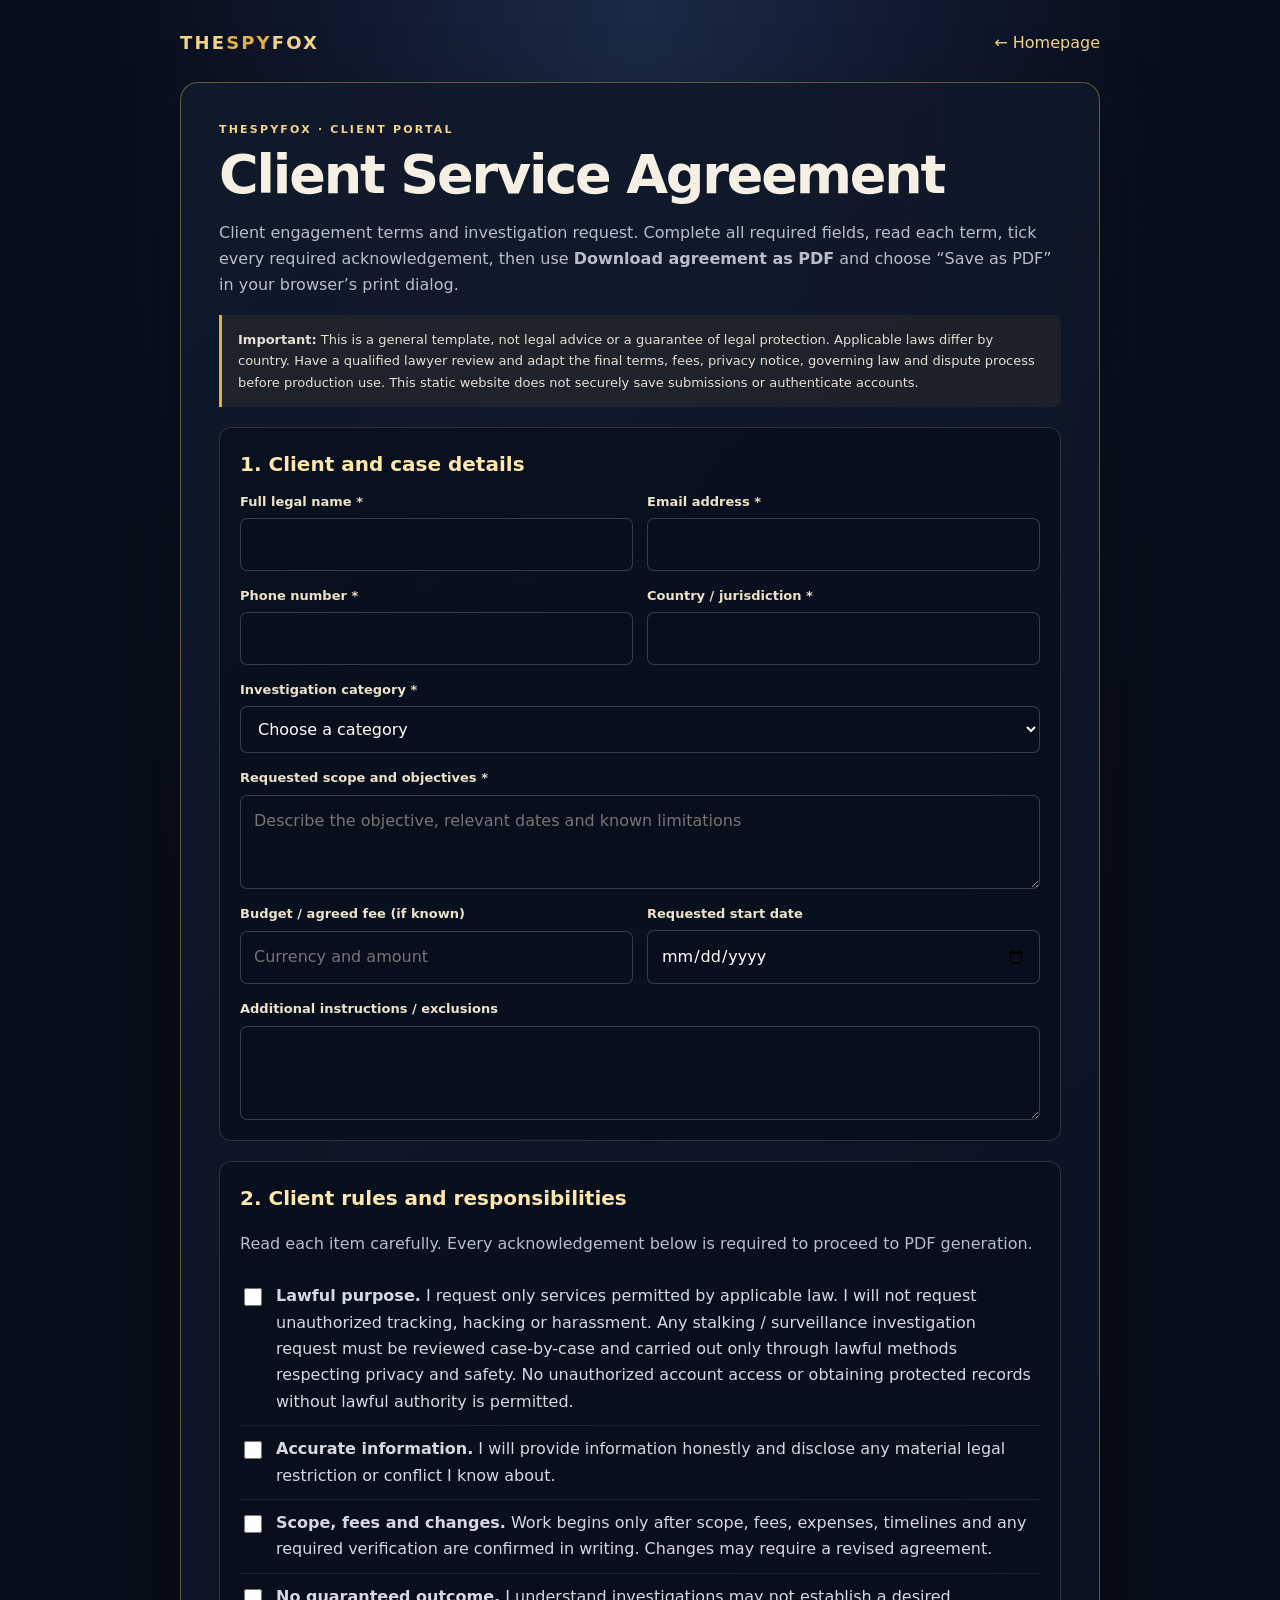
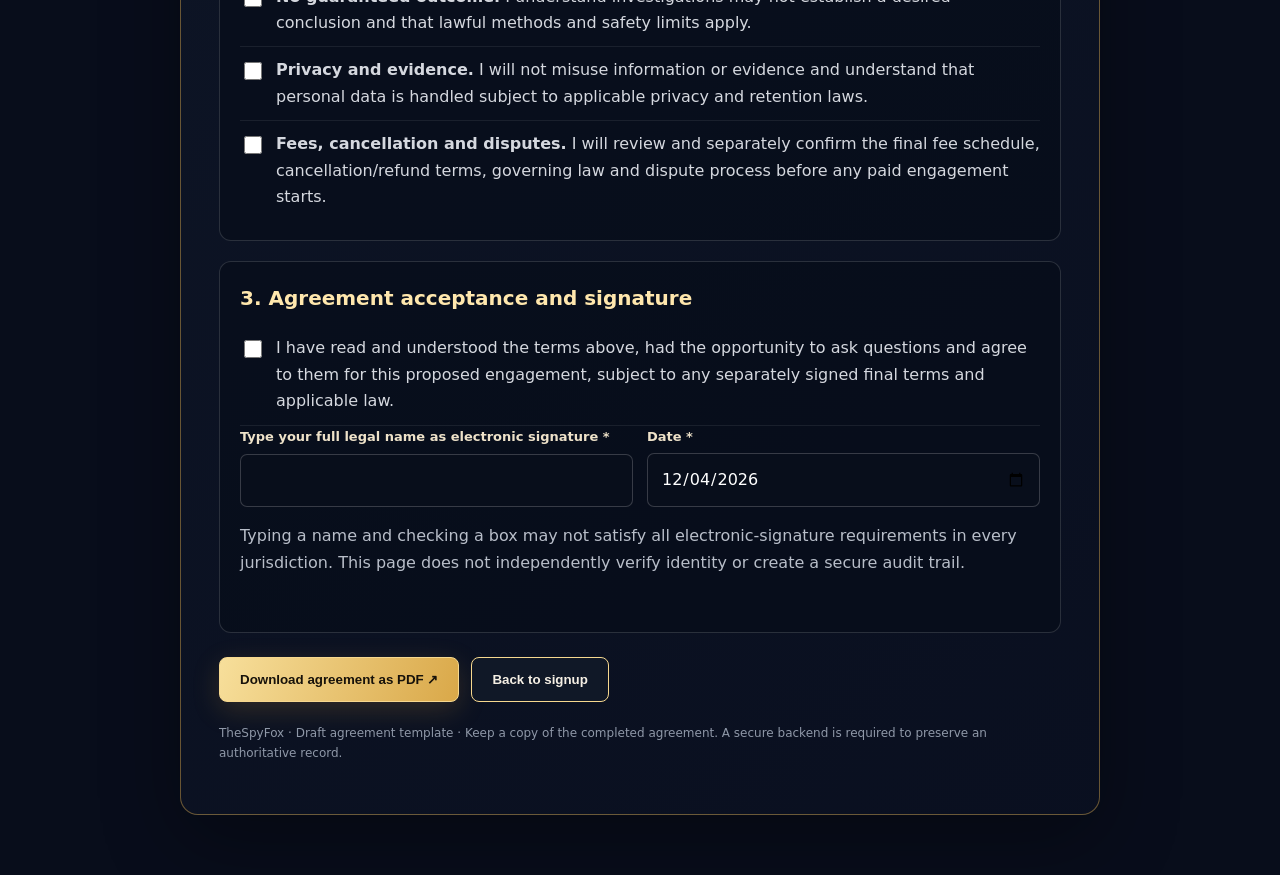
<file: client-contract.html>
<!doctype html><html lang="en"><head><meta charset="utf-8"><meta name="viewport" content="width=device-width,initial-scale=1"><meta name="theme-color" content="#080d1b"><title>Client Service Agreement | TheSpyFox</title><style>
:root{--ink:#080d1b;--panel:#111a2b;--gold:#e0ad4f;--gold2:#f3d28b;--cream:#f5efe4;--muted:#b8bec9;--line:#ffffff24}*{box-sizing:border-box}body{margin:0;background:radial-gradient(ellipse at 50% 0%,#1a2a45,#080d1b 58%);color:var(--cream);font:16px/1.65 Inter,system-ui,-apple-system,"Segoe UI",sans-serif}.wrap{width:min(920px,calc(100% - 32px));margin:0 auto;padding:28px 0 60px}a{color:var(--gold2);text-decoration:none}.brand{font-weight:900;letter-spacing:.12em;font-size:18px}.brand span{color:var(--gold)}.top{display:flex;align-items:center;justify-content:space-between;gap:16px;margin-bottom:24px}.card{background:linear-gradient(145deg,#111a2beF,#0a1020f5);border:1px solid #e0ad4f70;border-radius:18px;padding:clamp(20px,4vw,38px);box-shadow:0 25px 80px #0005}.kicker{color:var(--gold2);font-size:11px;font-weight:850;letter-spacing:.2em;text-transform:uppercase}h1{font-size:clamp(34px,6vw,54px);line-height:1.05;letter-spacing:-.04em;margin:8px 0 12px}h2{font-size:20px;margin:0 0 10px;color:#ffe7ad}.intro,.muted{color:var(--muted)}.notice{border-left:3px solid var(--gold);background:#e0ad4f12;padding:14px 16px;color:#e6dfd2;border-radius:0 8px 8px 0;font-size:13px}.panel{border:1px solid var(--line);background:#070d19a8;border-radius:12px;padding:20px;margin:20px 0}.fields{display:grid;grid-template-columns:repeat(2,minmax(0,1fr));gap:14px}.field{display:grid;gap:6px}.field.full{grid-column:1/-1}.field label{font-weight:750;font-size:13px;color:#eee2c9}.field input,.field select,.field textarea{width:100%;border:1px solid #ffffff30;background:#080e1b;color:#fff;border-radius:7px;padding:12px 13px;font:inherit}.field textarea{min-height:94px;resize:vertical}.rule{display:flex;align-items:flex-start;gap:11px;padding:10px 0;border-bottom:1px solid #ffffff13;color:#d5d8df}.rule:last-child{border-bottom:0}.rule input{accent-color:#d9a747;width:18px;height:18px;flex:none;margin-top:5px}.btn{display:inline-flex;justify-content:center;align-items:center;gap:8px;border:1px solid #f6d88f;border-radius:8px;padding:14px 20px;background:linear-gradient(110deg,#f7df9b,#d9a747 48%,#ffe8a6,#c58c32);background-size:220% 100%;color:#17120a;font-weight:900;cursor:pointer;box-shadow:0 8px 28px #d69e3a30}.btn:hover{filter:brightness(1.08)}.btn-row{display:flex;gap:12px;flex-wrap:wrap;margin-top:24px}.btn.secondary{background:#101827;color:var(--cream);box-shadow:none}.sig{border-top:1px solid #ffffff40;padding-top:14px;margin-top:22px}.footer{font-size:12px;color:#8f98a8;margin-top:22px}.error{color:#ffd88b;font-size:13px;min-height:20px}
@media(max-width:620px){.fields{grid-template-columns:1fr}.field.full{grid-column:auto}.top{align-items:flex-start;flex-direction:column}.btn-row .btn{width:100%}}
@media print{body{background:#fff;color:#111;font:11pt/1.45 Georgia,serif}.wrap{width:100%;padding:0}.top,.btn-row,.screen-only,.footer{display:none!important}.card{background:#fff;border:0;box-shadow:none;padding:0}.kicker,h1,h2,.field label{color:#111}.intro,.muted,.rule,.notice{color:#222}.notice,.panel{background:#fff;border:1px solid #aaa}.panel{break-inside:avoid}.field input,.field select,.field textarea{background:#fff;color:#111;border:0;border-bottom:1px solid #999;border-radius:0;padding:4px 0}.field textarea{min-height:50px}.rule{break-inside:avoid}.rule input{print-color-adjust:exact}.sig{border-color:#777}h1{font-size:28pt}h2{font-size:15pt}}
</style></head><body><main class="wrap"><div class="top"><a class="brand" href="index.html">THE<span>SPY</span>FOX</a><a href="index.html">← Homepage</a></div><section class="card"><div class="kicker">TheSpyFox · Client portal</div><h1>Client Service Agreement</h1><p class="intro">Client engagement terms and investigation request. Complete all required fields, read each term, tick every required acknowledgement, then use <b>Download agreement as PDF</b> and choose “Save as PDF” in your browser’s print dialog.</p><div class="notice"><b>Important:</b> This is a general template, not legal advice or a guarantee of legal protection. Applicable laws differ by country. Have a qualified lawyer review and adapt the final terms, fees, privacy notice, governing law and dispute process before production use. This static website does not securely save submissions or authenticate accounts.</div><form id="agreementForm"><section class="panel"><h2>1. Client and case details</h2><div class="fields"><div class="field"><label for="fullName">Full legal name *</label><input id="fullName" name="fullName" required autocomplete="name"></div><div class="field"><label for="email">Email address *</label><input id="email" name="email" type="email" required autocomplete="email"></div><div class="field"><label for="phone">Phone number *</label><input id="phone" name="phone" required autocomplete="tel"></div><div class="field"><label for="country">Country / jurisdiction *</label><input id="country" name="country" required></div><div class="field full"><label for="caseTitle">Investigation category *</label><select id="caseTitle" name="caseTitle" required><option value="">Choose a category</option><option>Husband / Wife — relationship concerns</option><option>Girlfriend / Boyfriend — relationship verification</option><option>Parents / Children — family or welfare concern</option><option>Business / Partners — due diligence or fraud</option><option>Employer / Worker — background or workplace concern</option><option>Stalking / Surveillance Investigation — lawful methods only</option><option>Missing person / identity verification</option><option>Other lawful investigation</option></select></div><div class="field full"><label for="scope">Requested scope and objectives *</label><textarea id="scope" name="scope" required placeholder="Describe the objective, relevant dates and known limitations"></textarea></div><div class="field"><label for="budget">Budget / agreed fee (if known)</label><input id="budget" name="budget" placeholder="Currency and amount"></div><div class="field"><label for="startDate">Requested start date</label><input id="startDate" name="startDate" type="date"></div><div class="field full"><label for="special">Additional instructions / exclusions</label><textarea id="special" name="special"></textarea></div></div></section><section class="panel"><h2>2. Client rules and responsibilities</h2><p class="muted">Read each item carefully. Every acknowledgement below is required to proceed to PDF generation.</p><label class="rule"><input type="checkbox" required><span><b>Lawful purpose.</b> I request only services permitted by applicable law. I will not request unauthorized tracking, hacking or harassment. Any stalking / surveillance investigation request must be reviewed case-by-case and carried out only through lawful methods respecting privacy and safety. No unauthorized account access or obtaining protected records without lawful authority is permitted.</span></label><label class="rule"><input type="checkbox" required><span><b>Accurate information.</b> I will provide information honestly and disclose any material legal restriction or conflict I know about.</span></label><label class="rule"><input type="checkbox" required><span><b>Scope, fees and changes.</b> Work begins only after scope, fees, expenses, timelines and any required verification are confirmed in writing. Changes may require a revised agreement.</span></label><label class="rule"><input type="checkbox" required><span><b>No guaranteed outcome.</b> I understand investigations may not establish a desired conclusion and that lawful methods and safety limits apply.</span></label><label class="rule"><input type="checkbox" required><span><b>Privacy and evidence.</b> I will not misuse information or evidence and understand that personal data is handled subject to applicable privacy and retention laws.</span></label><label class="rule"><input type="checkbox" required><span><b>Fees, cancellation and disputes.</b> I will review and separately confirm the final fee schedule, cancellation/refund terms, governing law and dispute process before any paid engagement starts.</span></label></section><section class="panel"><h2>3. Agreement acceptance and signature</h2><label class="rule"><input id="acceptAll" type="checkbox" required><span>I have read and understood the terms above, had the opportunity to ask questions and agree to them for this proposed engagement, subject to any separately signed final terms and applicable law.</span></label><div class="fields"><div class="field"><label for="signature">Type your full legal name as electronic signature *</label><input id="signature" name="signature" required autocomplete="name"></div><div class="field"><label for="signedDate">Date *</label><input id="signedDate" name="signedDate" type="date" required></div></div><p class="muted">Typing a name and checking a box may not satisfy all electronic-signature requirements in every jurisdiction. This page does not independently verify identity or create a secure audit trail.</p><div class="error" id="formError" role="status"></div></section><div class="btn-row screen-only"><button class="btn" type="button" id="pdfBtn">Download agreement as PDF ↗</button><button class="btn secondary" type="button" onclick="window.location.href='client-signup.html'">Back to signup</button></div></form><p class="footer">TheSpyFox · Draft agreement template · Keep a copy of the completed agreement. A secure backend is required to preserve an authoritative record.</p></section></main><script>
(()=>{const form=document.getElementById('agreementForm'),date=document.getElementById('signedDate'),signature=document.getElementById('signature');date.value=new Date().toISOString().slice(0,10);const saved=sessionStorage.getItem('spyfox_client_signup');if(saved){try{const d=JSON.parse(saved);if(d.name){document.getElementById('fullName').value=d.name;signature.value=d.name;}if(d.email)document.getElementById('email').value=d.email;}catch(e){}}document.getElementById('pdfBtn').addEventListener('click',()=>{document.getElementById('formError').textContent='';if(!form.reportValidity())return;const ticked=[...form.querySelectorAll('input[type=checkbox]')].every(x=>x.checked);if(!ticked){document.getElementById('formError').textContent='Please read and accept every required rule.';return;}document.title='Client Service Agreement - '+(document.getElementById('fullName').value||'Signed');window.print();});})();
</script></body></html>
</file>
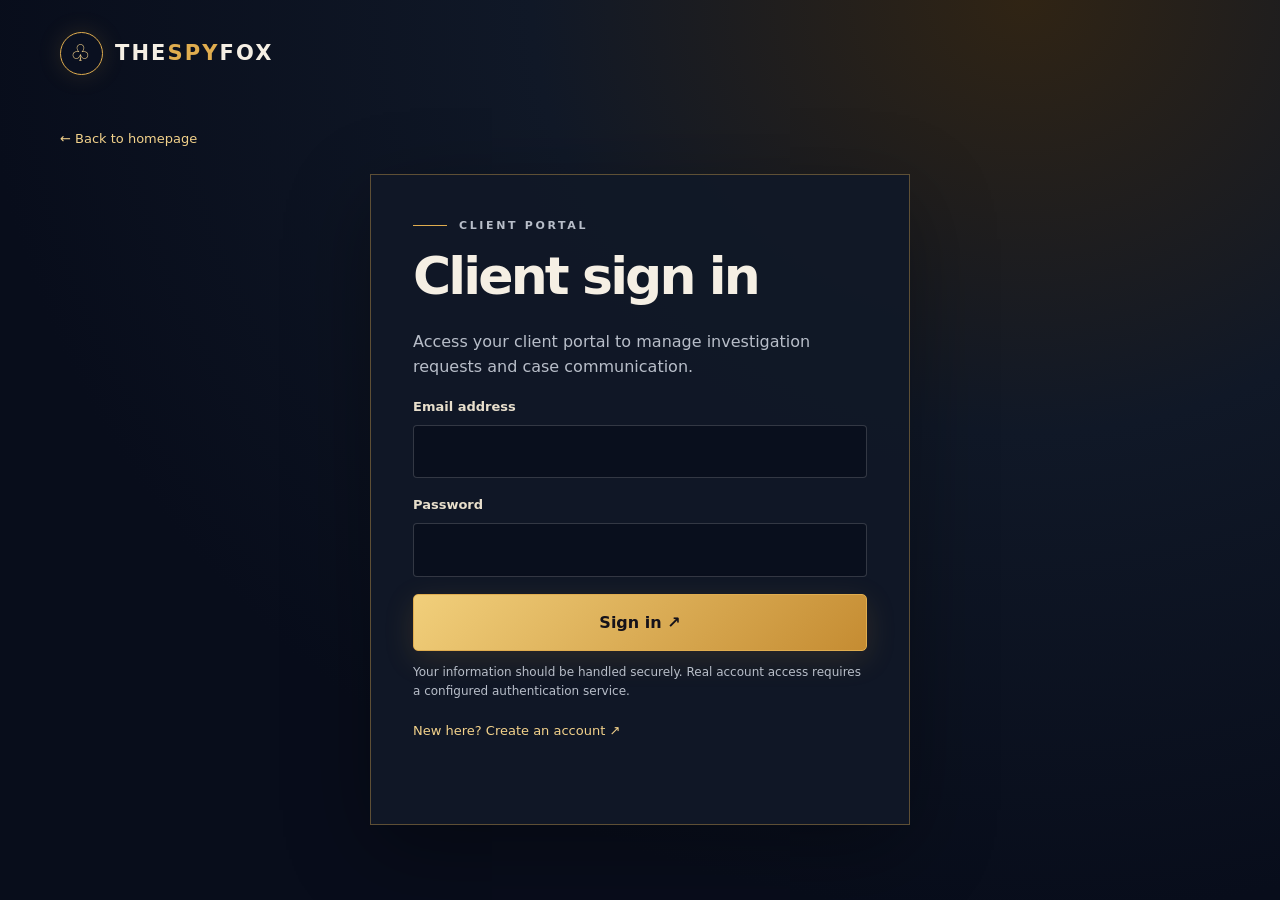
<file: client-login.html>
<!doctype html><html lang="en"><head><meta charset="utf-8"><meta name="viewport" content="width=device-width,initial-scale=1"><meta name="theme-color" content="#080d1b"><title>Client sign in | TheSpyFox</title><style>
:root{--ink:#080d1b;--ink2:#101827;--gold:#e0ad4f;--gold2:#f3d28b;--cream:#f5efe4;--muted:#b8bec9;--line:#ffffff20;--card:#111a2b}
*{box-sizing:border-box}html{scroll-behavior:smooth}body{margin:0;background:var(--ink);color:var(--cream);font-family:Inter,ui-sans-serif,system-ui,-apple-system,"Segoe UI",Arial,sans-serif;line-height:1.6}a{color:inherit;text-decoration:none}button,input{font:inherit}.wrap{width:min(1160px,calc(100% - 48px));margin:auto}
.site-header{position:absolute;z-index:5;left:0;right:0;top:0;border-bottom:1px solid #ffffff20;background:linear-gradient(180deg,#070b15c9,transparent)}
.nav{height:88px;display:flex;align-items:center;justify-content:space-between;gap:20px}.brand{display:flex;align-items:center;gap:12px;font-size:21px;font-weight:900;letter-spacing:.1em}.brand-mark{width:43px;height:43px;border-radius:50%;border:1px solid var(--gold);display:grid;place-items:center;color:var(--gold2);font-size:23px;background:#0a1020;box-shadow:0 0 24px #dca84325}.brand span span{color:var(--gold)}
.nav-note{font-size:11px;letter-spacing:.2em;text-transform:uppercase;color:#e2d6bd}
.hero{min-height:720px;position:relative;display:flex;align-items:center;overflow:hidden;background:#090d17}
.hero-photo{position:absolute;inset:0;width:100%;height:100%;object-fit:cover;object-position:center 38%;opacity:.78}
.hero:after{content:"";position:absolute;inset:0;background:linear-gradient(90deg,rgba(5,8,15,.94) 0%,rgba(5,8,15,.77) 36%,rgba(5,8,15,.25) 72%,rgba(5,8,15,.2) 100%),linear-gradient(0deg,#080d1b 0%,transparent 35%,#080d1b70 100%)}
.hero-content{position:relative;z-index:1;padding:150px 0 65px;max-width:700px}
.eyebrow{display:flex;align-items:center;gap:12px;color:var(--gold2);font-size:11px;font-weight:850;letter-spacing:.24em;text-transform:uppercase;margin:0 0 23px}.eyebrow:before{content:"";width:34px;height:1px;background:var(--gold)}
h1{font-size:clamp(48px,7.2vw,86px);line-height:.99;letter-spacing:-.055em;margin:0 0 24px;font-weight:850;text-wrap:balance}h1 em{font-style:normal;color:var(--gold2)}.hero-copy{font-size:clamp(16px,2vw,19px);color:#d5d5d5;max-width:550px;line-height:1.8;margin:0 0 30px}
.portal-actions{display:flex;gap:14px;flex-wrap:wrap;margin:0 0 24px}.portal-btn{min-width:205px;display:inline-flex;justify-content:center;align-items:center;gap:10px;padding:15px 22px;border-radius:5px;border:1px solid var(--gold);font-weight:800;transition:.2s}.portal-btn.primary{background:linear-gradient(135deg,#f1cf7b,#c58c32);color:#15121a;box-shadow:0 8px 30px #d69e3a25}.portal-btn.secondary{background:#090d17a8;color:var(--cream);border-color:#f0cf84a8;backdrop-filter:blur(8px)}.portal-btn:hover{transform:translateY(-2px);filter:brightness(1.08)}
.hero-meta{display:flex;gap:18px;flex-wrap:wrap;color:#c2c4ca;font-size:12px;letter-spacing:.035em}.hero-meta span{display:flex;align-items:center;gap:8px}.hero-meta i{width:5px;height:5px;border-radius:50%;background:var(--gold)}
.section{padding:72px 0;background:var(--ink)}.section-top{display:flex;align-items:end;justify-content:space-between;gap:30px;margin-bottom:30px}.section-kicker{color:var(--gold);font-size:11px;letter-spacing:.22em;font-weight:850;text-transform:uppercase}.section h2{font-size:clamp(30px,4vw,44px);line-height:1.1;letter-spacing:-.04em;margin:10px 0 0}.section-intro{max-width:440px;color:var(--muted);margin:0}
.principles{display:grid;grid-template-columns:repeat(3,1fr);border:1px solid var(--line);background:linear-gradient(140deg,#111827,#0a1020)}.principle{padding:26px;border-right:1px solid var(--line)}.principle:last-child{border:0}.principle-num{color:var(--gold);font-size:12px;letter-spacing:.15em}.principle h3{margin:12px 0 6px;font-size:18px}.principle p{color:var(--muted);font-size:14px;margin:0}
footer{border-top:1px solid var(--line);padding:24px 0;color:#8f98a8;font-size:12px;background:#060a13}.footer-inner{display:flex;justify-content:space-between;gap:16px;flex-wrap:wrap}
.auth-shell{min-height:100vh;background:radial-gradient(ellipse at 80% 0%,#302414 0%,#101827 34%,#080d1b 72%);padding:32px 0}.auth-nav{margin-bottom:50px}.auth-card{max-width:540px;margin:0 auto;background:#101827eF;border:1px solid #e0ad4f60;padding:clamp(24px,5vw,42px);box-shadow:0 25px 80px #0005}.auth-card .eyebrow{margin-bottom:14px}.auth-card h1{font-size:clamp(35px,6vw,52px);line-height:1.08}.auth-card p{color:var(--muted)}.field{display:grid;gap:7px;margin:17px 0}.field label{font-size:13px;color:#e8dfcc;font-weight:700}.field input,.field select,.field textarea{width:100%;padding:13px 14px;border-radius:4px;border:1px solid #ffffff2c;background:#090f1d;color:#f5efe4;outline:none}.field input:focus,.field textarea:focus,.field select:focus{border-color:var(--gold)}.full{width:100%;cursor:pointer}.fineprint{font-size:12px;color:#9fa7b6}.backlink{display:inline-block;color:var(--gold2);margin-bottom:24px;font-size:13px}
@media(max-width:720px){.wrap{width:min(100% - 34px,1160px)}.nav{height:74px}.brand{font-size:17px}.brand-mark{width:38px;height:38px}.nav-note{display:none}.hero{min-height:760px;align-items:flex-end}.hero-photo{object-position:60% center}.hero:after{background:linear-gradient(0deg,rgba(5,8,15,.98) 0%,rgba(5,8,15,.85) 35%,rgba(5,8,15,.22) 100%),linear-gradient(90deg,#05080f50,transparent)}.hero-content{padding:155px 0 42px}.eyebrow{font-size:10px;letter-spacing:.16em}h1{font-size:clamp(46px,13vw,68px)}.hero-copy{font-size:16px}.portal-actions{display:grid;grid-template-columns:1fr;gap:10px}.portal-btn{width:100%;min-height:54px}.hero-meta{gap:9px 14px;font-size:11px}.section{padding:48px 0}.section-top{display:block}.section-intro{margin-top:16px}.principles{grid-template-columns:1fr}.principle{border-right:0;border-bottom:1px solid var(--line)}.principle:last-child{border-bottom:0}.auth-nav{margin-bottom:30px}}
</style></head><body>
<div class="auth-shell"><div class="wrap"><div class="auth-nav"><a class="brand" href="index.html"><span class="brand-mark">♧</span><span>THE<span>SPY</span>FOX</span></a></div>
<a class="backlink" href="index.html">← Back to homepage</a>
<section class="auth-card"><p class="eyebrow">Client portal</p><h1>Client sign in</h1><p>Access your client portal to manage investigation requests and case communication.</p>
<form onsubmit="event.preventDefault();alert('This front-end form is a visual prototype. Connect a secure authentication backend before using real accounts.');"><div class="field"><label for="email">Email address</label><input id="email" name="email" type="email" autocomplete="email" required></div><div class="field"><label for="password">Password</label><input id="password" name="password" type="password" autocomplete="current-password" required></div><button class="portal-btn primary full" type="submit">Sign in ↗</button></form>
<p class="fineprint">Your information should be handled securely. Real account access requires a configured authentication service.</p><p><a class="backlink" href="client-signup.html">New here? Create an account ↗</a></p>
</section></div></div></body></html>
</file>
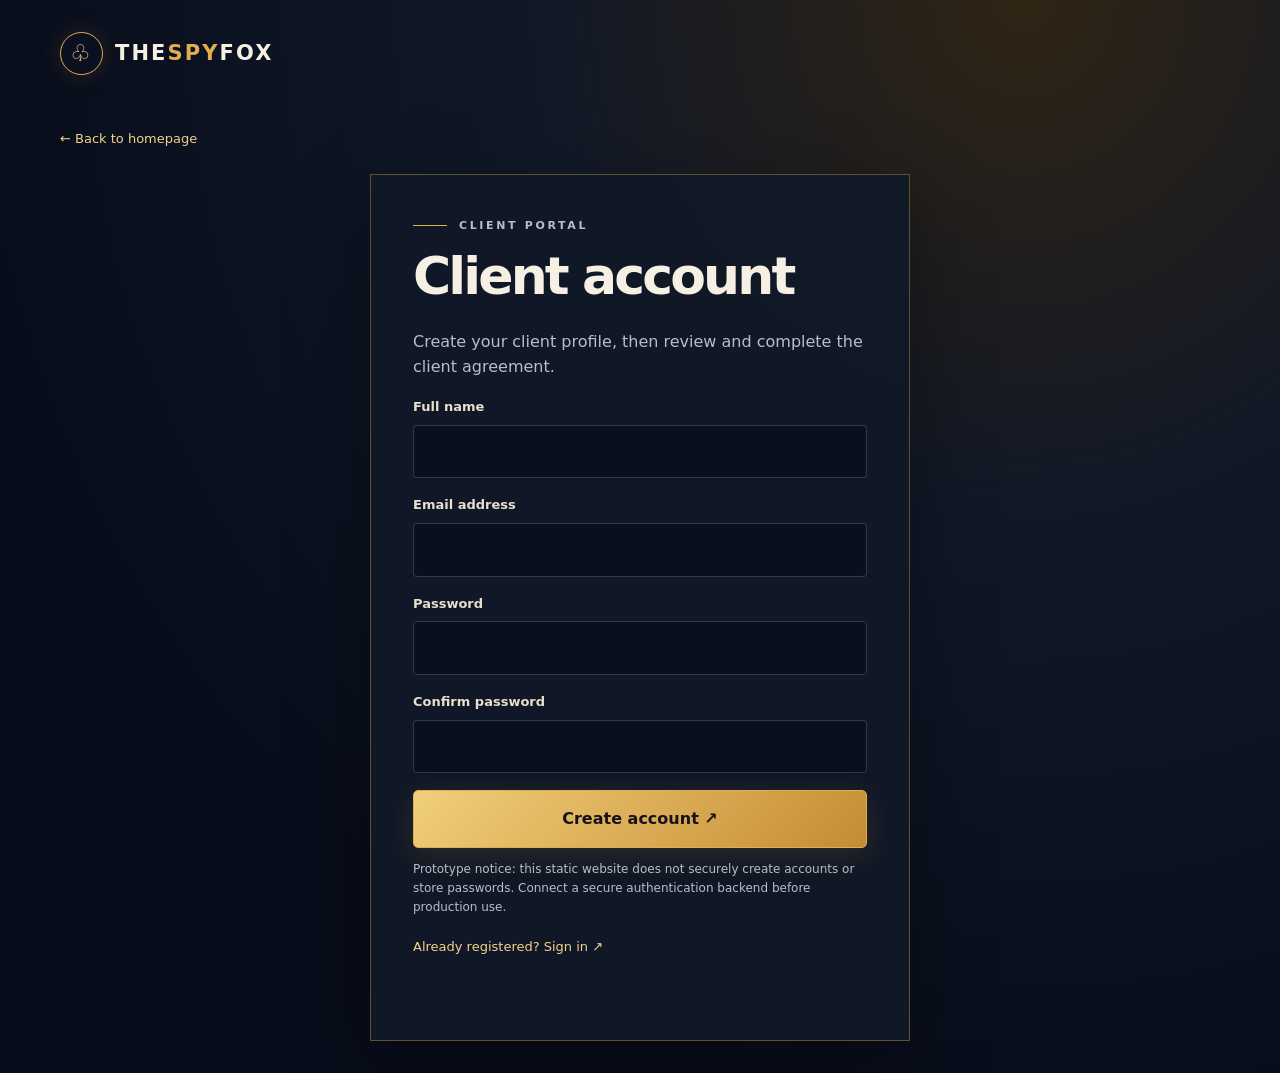
<file: client-signup.html>
<!doctype html><html lang="en"><head><meta charset="utf-8"><meta name="viewport" content="width=device-width,initial-scale=1"><meta name="theme-color" content="#080d1b"><title>Client account | TheSpyFox</title><style>
:root{--ink:#080d1b;--ink2:#101827;--gold:#e0ad4f;--gold2:#f3d28b;--cream:#f5efe4;--muted:#b8bec9;--line:#ffffff20;--card:#111a2b}
*{box-sizing:border-box}html{scroll-behavior:smooth}body{margin:0;background:var(--ink);color:var(--cream);font-family:Inter,ui-sans-serif,system-ui,-apple-system,"Segoe UI",Arial,sans-serif;line-height:1.6}a{color:inherit;text-decoration:none}button,input{font:inherit}.wrap{width:min(1160px,calc(100% - 48px));margin:auto}
.site-header{position:absolute;z-index:5;left:0;right:0;top:0;border-bottom:1px solid #ffffff20;background:linear-gradient(180deg,#070b15c9,transparent)}
.nav{height:88px;display:flex;align-items:center;justify-content:space-between;gap:20px}.brand{display:flex;align-items:center;gap:12px;font-size:21px;font-weight:900;letter-spacing:.1em}.brand-mark{width:43px;height:43px;border-radius:50%;border:1px solid var(--gold);display:grid;place-items:center;color:var(--gold2);font-size:23px;background:#0a1020;box-shadow:0 0 24px #dca84325}.brand span span{color:var(--gold)}
.nav-note{font-size:11px;letter-spacing:.2em;text-transform:uppercase;color:#e2d6bd}
.hero{min-height:720px;position:relative;display:flex;align-items:center;overflow:hidden;background:#090d17}
.hero-photo{position:absolute;inset:0;width:100%;height:100%;object-fit:cover;object-position:center 38%;opacity:.78}
.hero:after{content:"";position:absolute;inset:0;background:linear-gradient(90deg,rgba(5,8,15,.94) 0%,rgba(5,8,15,.77) 36%,rgba(5,8,15,.25) 72%,rgba(5,8,15,.2) 100%),linear-gradient(0deg,#080d1b 0%,transparent 35%,#080d1b70 100%)}
.hero-content{position:relative;z-index:1;padding:150px 0 65px;max-width:700px}
.eyebrow{display:flex;align-items:center;gap:12px;color:var(--gold2);font-size:11px;font-weight:850;letter-spacing:.24em;text-transform:uppercase;margin:0 0 23px}.eyebrow:before{content:"";width:34px;height:1px;background:var(--gold)}
h1{font-size:clamp(48px,7.2vw,86px);line-height:.99;letter-spacing:-.055em;margin:0 0 24px;font-weight:850;text-wrap:balance}h1 em{font-style:normal;color:var(--gold2)}.hero-copy{font-size:clamp(16px,2vw,19px);color:#d5d5d5;max-width:550px;line-height:1.8;margin:0 0 30px}
.portal-actions{display:flex;gap:14px;flex-wrap:wrap;margin:0 0 24px}.portal-btn{min-width:205px;display:inline-flex;justify-content:center;align-items:center;gap:10px;padding:15px 22px;border-radius:5px;border:1px solid var(--gold);font-weight:800;transition:.2s}.portal-btn.primary{background:linear-gradient(135deg,#f1cf7b,#c58c32);color:#15121a;box-shadow:0 8px 30px #d69e3a25}.portal-btn.secondary{background:#090d17a8;color:var(--cream);border-color:#f0cf84a8;backdrop-filter:blur(8px)}.portal-btn:hover{transform:translateY(-2px);filter:brightness(1.08)}
.hero-meta{display:flex;gap:18px;flex-wrap:wrap;color:#c2c4ca;font-size:12px;letter-spacing:.035em}.hero-meta span{display:flex;align-items:center;gap:8px}.hero-meta i{width:5px;height:5px;border-radius:50%;background:var(--gold)}
.section{padding:72px 0;background:var(--ink)}.section-top{display:flex;align-items:end;justify-content:space-between;gap:30px;margin-bottom:30px}.section-kicker{color:var(--gold);font-size:11px;letter-spacing:.22em;font-weight:850;text-transform:uppercase}.section h2{font-size:clamp(30px,4vw,44px);line-height:1.1;letter-spacing:-.04em;margin:10px 0 0}.section-intro{max-width:440px;color:var(--muted);margin:0}
.principles{display:grid;grid-template-columns:repeat(3,1fr);border:1px solid var(--line);background:linear-gradient(140deg,#111827,#0a1020)}.principle{padding:26px;border-right:1px solid var(--line)}.principle:last-child{border:0}.principle-num{color:var(--gold);font-size:12px;letter-spacing:.15em}.principle h3{margin:12px 0 6px;font-size:18px}.principle p{color:var(--muted);font-size:14px;margin:0}
footer{border-top:1px solid var(--line);padding:24px 0;color:#8f98a8;font-size:12px;background:#060a13}.footer-inner{display:flex;justify-content:space-between;gap:16px;flex-wrap:wrap}
.auth-shell{min-height:100vh;background:radial-gradient(ellipse at 80% 0%,#302414 0%,#101827 34%,#080d1b 72%);padding:32px 0}.auth-nav{margin-bottom:50px}.auth-card{max-width:540px;margin:0 auto;background:#101827eF;border:1px solid #e0ad4f60;padding:clamp(24px,5vw,42px);box-shadow:0 25px 80px #0005}.auth-card .eyebrow{margin-bottom:14px}.auth-card h1{font-size:clamp(35px,6vw,52px);line-height:1.08}.auth-card p{color:var(--muted)}.field{display:grid;gap:7px;margin:17px 0}.field label{font-size:13px;color:#e8dfcc;font-weight:700}.field input,.field select,.field textarea{width:100%;padding:13px 14px;border-radius:4px;border:1px solid #ffffff2c;background:#090f1d;color:#f5efe4;outline:none}.field input:focus,.field textarea:focus,.field select:focus{border-color:var(--gold)}.full{width:100%;cursor:pointer}.fineprint{font-size:12px;color:#9fa7b6}.backlink{display:inline-block;color:var(--gold2);margin-bottom:24px;font-size:13px}
@media(max-width:720px){.wrap{width:min(100% - 34px,1160px)}.nav{height:74px}.brand{font-size:17px}.brand-mark{width:38px;height:38px}.nav-note{display:none}.hero{min-height:760px;align-items:flex-end}.hero-photo{object-position:60% center}.hero:after{background:linear-gradient(0deg,rgba(5,8,15,.98) 0%,rgba(5,8,15,.85) 35%,rgba(5,8,15,.22) 100%),linear-gradient(90deg,#05080f50,transparent)}.hero-content{padding:155px 0 42px}.eyebrow{font-size:10px;letter-spacing:.16em}h1{font-size:clamp(46px,13vw,68px)}.hero-copy{font-size:16px}.portal-actions{display:grid;grid-template-columns:1fr;gap:10px}.portal-btn{width:100%;min-height:54px}.hero-meta{gap:9px 14px;font-size:11px}.section{padding:48px 0}.section-top{display:block}.section-intro{margin-top:16px}.principles{grid-template-columns:1fr}.principle{border-right:0;border-bottom:1px solid var(--line)}.principle:last-child{border-bottom:0}.auth-nav{margin-bottom:30px}}
</style></head><body>
<div class="auth-shell"><div class="wrap"><div class="auth-nav"><a class="brand" href="index.html"><span class="brand-mark">♧</span><span>THE<span>SPY</span>FOX</span></a></div>
<a class="backlink" href="index.html">← Back to homepage</a>
<section class="auth-card"><p class="eyebrow">Client portal</p><h1>Client account</h1><p>Create your client profile, then review and complete the client agreement.</p>
<form id="signupForm"><div class="field"><label for="name">Full name</label><input id="name" name="name" autocomplete="name" required></div><div class="field"><label for="email">Email address</label><input id="email" name="email" type="email" autocomplete="email" required></div><div class="field"><label for="password">Password</label><input id="password" name="password" type="password" autocomplete="current-password" required></div><div class="field"><label for="confirm">Confirm password</label><input id="confirm" name="confirm" type="password" required></div><button class="portal-btn primary full" type="submit">Create account ↗</button></form>
<p class="fineprint">Prototype notice: this static website does not securely create accounts or store passwords. Connect a secure authentication backend before production use.</p><p><a class="backlink" href="client-login.html">Already registered? Sign in ↗</a></p>
</section></div></div><script>
document.getElementById('signupForm').addEventListener('submit',function(e){e.preventDefault();const p=document.getElementById('password'),c=document.getElementById('confirm');if(p.value!==c.value){c.setCustomValidity('Passwords do not match.');c.reportValidity();c.setCustomValidity('');return;}const name=document.getElementById('name').value.trim(),email=document.getElementById('email').value.trim();sessionStorage.setItem('spyfox_client_signup',JSON.stringify({name,email,createdAt:new Date().toISOString()}));window.location.href='client-contract.html';});
</script></body></html>
</file>
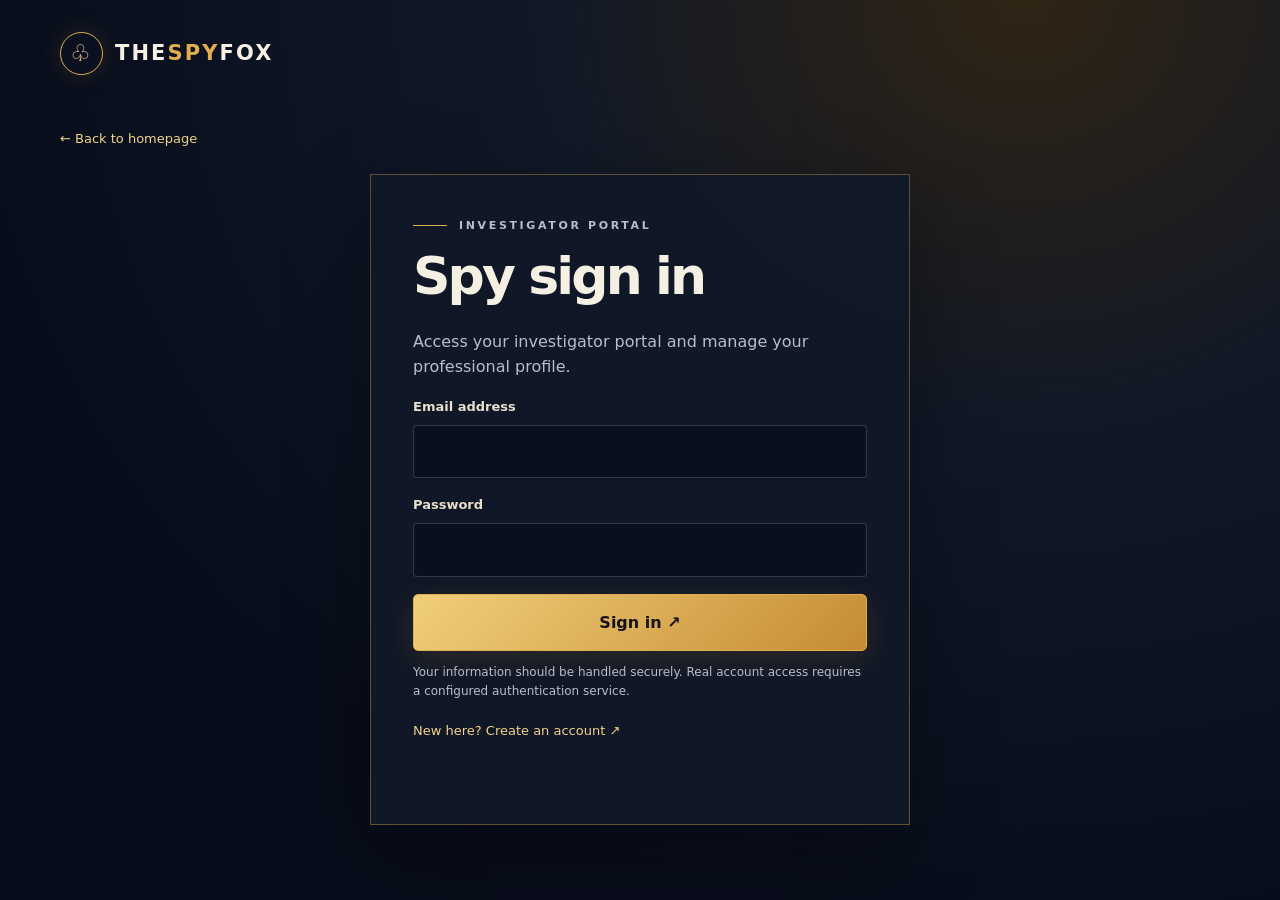
<file: detective-login.html>
<!doctype html><html lang="en"><head><meta charset="utf-8"><meta name="viewport" content="width=device-width,initial-scale=1"><meta name="theme-color" content="#080d1b"><title>Spy sign in | TheSpyFox</title><style>
:root{--ink:#080d1b;--ink2:#101827;--gold:#e0ad4f;--gold2:#f3d28b;--cream:#f5efe4;--muted:#b8bec9;--line:#ffffff20;--card:#111a2b}
*{box-sizing:border-box}html{scroll-behavior:smooth}body{margin:0;background:var(--ink);color:var(--cream);font-family:Inter,ui-sans-serif,system-ui,-apple-system,"Segoe UI",Arial,sans-serif;line-height:1.6}a{color:inherit;text-decoration:none}button,input{font:inherit}.wrap{width:min(1160px,calc(100% - 48px));margin:auto}
.site-header{position:absolute;z-index:5;left:0;right:0;top:0;border-bottom:1px solid #ffffff20;background:linear-gradient(180deg,#070b15c9,transparent)}
.nav{height:88px;display:flex;align-items:center;justify-content:space-between;gap:20px}.brand{display:flex;align-items:center;gap:12px;font-size:21px;font-weight:900;letter-spacing:.1em}.brand-mark{width:43px;height:43px;border-radius:50%;border:1px solid var(--gold);display:grid;place-items:center;color:var(--gold2);font-size:23px;background:#0a1020;box-shadow:0 0 24px #dca84325}.brand span span{color:var(--gold)}
.nav-note{font-size:11px;letter-spacing:.2em;text-transform:uppercase;color:#e2d6bd}
.hero{min-height:720px;position:relative;display:flex;align-items:center;overflow:hidden;background:#090d17}
.hero-photo{position:absolute;inset:0;width:100%;height:100%;object-fit:cover;object-position:center 38%;opacity:.78}
.hero:after{content:"";position:absolute;inset:0;background:linear-gradient(90deg,rgba(5,8,15,.94) 0%,rgba(5,8,15,.77) 36%,rgba(5,8,15,.25) 72%,rgba(5,8,15,.2) 100%),linear-gradient(0deg,#080d1b 0%,transparent 35%,#080d1b70 100%)}
.hero-content{position:relative;z-index:1;padding:150px 0 65px;max-width:700px}
.eyebrow{display:flex;align-items:center;gap:12px;color:var(--gold2);font-size:11px;font-weight:850;letter-spacing:.24em;text-transform:uppercase;margin:0 0 23px}.eyebrow:before{content:"";width:34px;height:1px;background:var(--gold)}
h1{font-size:clamp(48px,7.2vw,86px);line-height:.99;letter-spacing:-.055em;margin:0 0 24px;font-weight:850;text-wrap:balance}h1 em{font-style:normal;color:var(--gold2)}.hero-copy{font-size:clamp(16px,2vw,19px);color:#d5d5d5;max-width:550px;line-height:1.8;margin:0 0 30px}
.portal-actions{display:flex;gap:14px;flex-wrap:wrap;margin:0 0 24px}.portal-btn{min-width:205px;display:inline-flex;justify-content:center;align-items:center;gap:10px;padding:15px 22px;border-radius:5px;border:1px solid var(--gold);font-weight:800;transition:.2s}.portal-btn.primary{background:linear-gradient(135deg,#f1cf7b,#c58c32);color:#15121a;box-shadow:0 8px 30px #d69e3a25}.portal-btn.secondary{background:#090d17a8;color:var(--cream);border-color:#f0cf84a8;backdrop-filter:blur(8px)}.portal-btn:hover{transform:translateY(-2px);filter:brightness(1.08)}
.hero-meta{display:flex;gap:18px;flex-wrap:wrap;color:#c2c4ca;font-size:12px;letter-spacing:.035em}.hero-meta span{display:flex;align-items:center;gap:8px}.hero-meta i{width:5px;height:5px;border-radius:50%;background:var(--gold)}
.section{padding:72px 0;background:var(--ink)}.section-top{display:flex;align-items:end;justify-content:space-between;gap:30px;margin-bottom:30px}.section-kicker{color:var(--gold);font-size:11px;letter-spacing:.22em;font-weight:850;text-transform:uppercase}.section h2{font-size:clamp(30px,4vw,44px);line-height:1.1;letter-spacing:-.04em;margin:10px 0 0}.section-intro{max-width:440px;color:var(--muted);margin:0}
.principles{display:grid;grid-template-columns:repeat(3,1fr);border:1px solid var(--line);background:linear-gradient(140deg,#111827,#0a1020)}.principle{padding:26px;border-right:1px solid var(--line)}.principle:last-child{border:0}.principle-num{color:var(--gold);font-size:12px;letter-spacing:.15em}.principle h3{margin:12px 0 6px;font-size:18px}.principle p{color:var(--muted);font-size:14px;margin:0}
footer{border-top:1px solid var(--line);padding:24px 0;color:#8f98a8;font-size:12px;background:#060a13}.footer-inner{display:flex;justify-content:space-between;gap:16px;flex-wrap:wrap}
.auth-shell{min-height:100vh;background:radial-gradient(ellipse at 80% 0%,#302414 0%,#101827 34%,#080d1b 72%);padding:32px 0}.auth-nav{margin-bottom:50px}.auth-card{max-width:540px;margin:0 auto;background:#101827eF;border:1px solid #e0ad4f60;padding:clamp(24px,5vw,42px);box-shadow:0 25px 80px #0005}.auth-card .eyebrow{margin-bottom:14px}.auth-card h1{font-size:clamp(35px,6vw,52px);line-height:1.08}.auth-card p{color:var(--muted)}.field{display:grid;gap:7px;margin:17px 0}.field label{font-size:13px;color:#e8dfcc;font-weight:700}.field input,.field select,.field textarea{width:100%;padding:13px 14px;border-radius:4px;border:1px solid #ffffff2c;background:#090f1d;color:#f5efe4;outline:none}.field input:focus,.field textarea:focus,.field select:focus{border-color:var(--gold)}.full{width:100%;cursor:pointer}.fineprint{font-size:12px;color:#9fa7b6}.backlink{display:inline-block;color:var(--gold2);margin-bottom:24px;font-size:13px}
@media(max-width:720px){.wrap{width:min(100% - 34px,1160px)}.nav{height:74px}.brand{font-size:17px}.brand-mark{width:38px;height:38px}.nav-note{display:none}.hero{min-height:760px;align-items:flex-end}.hero-photo{object-position:60% center}.hero:after{background:linear-gradient(0deg,rgba(5,8,15,.98) 0%,rgba(5,8,15,.85) 35%,rgba(5,8,15,.22) 100%),linear-gradient(90deg,#05080f50,transparent)}.hero-content{padding:155px 0 42px}.eyebrow{font-size:10px;letter-spacing:.16em}h1{font-size:clamp(46px,13vw,68px)}.hero-copy{font-size:16px}.portal-actions{display:grid;grid-template-columns:1fr;gap:10px}.portal-btn{width:100%;min-height:54px}.hero-meta{gap:9px 14px;font-size:11px}.section{padding:48px 0}.section-top{display:block}.section-intro{margin-top:16px}.principles{grid-template-columns:1fr}.principle{border-right:0;border-bottom:1px solid var(--line)}.principle:last-child{border-bottom:0}.auth-nav{margin-bottom:30px}}
</style></head><body>
<div class="auth-shell"><div class="wrap"><div class="auth-nav"><a class="brand" href="index.html"><span class="brand-mark">♧</span><span>THE<span>SPY</span>FOX</span></a></div>
<a class="backlink" href="index.html">← Back to homepage</a>
<section class="auth-card"><p class="eyebrow">Investigator portal</p><h1>Spy sign in</h1><p>Access your investigator portal and manage your professional profile.</p>
<form onsubmit="event.preventDefault();alert('This front-end form is a visual prototype. Connect a secure authentication backend before using real accounts.');"><div class="field"><label for="email">Email address</label><input id="email" name="email" type="email" autocomplete="email" required></div><div class="field"><label for="password">Password</label><input id="password" name="password" type="password" autocomplete="current-password" required></div><button class="portal-btn primary full" type="submit">Sign in ↗</button></form>
<p class="fineprint">Your information should be handled securely. Real account access requires a configured authentication service.</p><p><a class="backlink" href="detective-signup.html">New here? Create an account ↗</a></p>
</section></div></div></body></html>
</file>
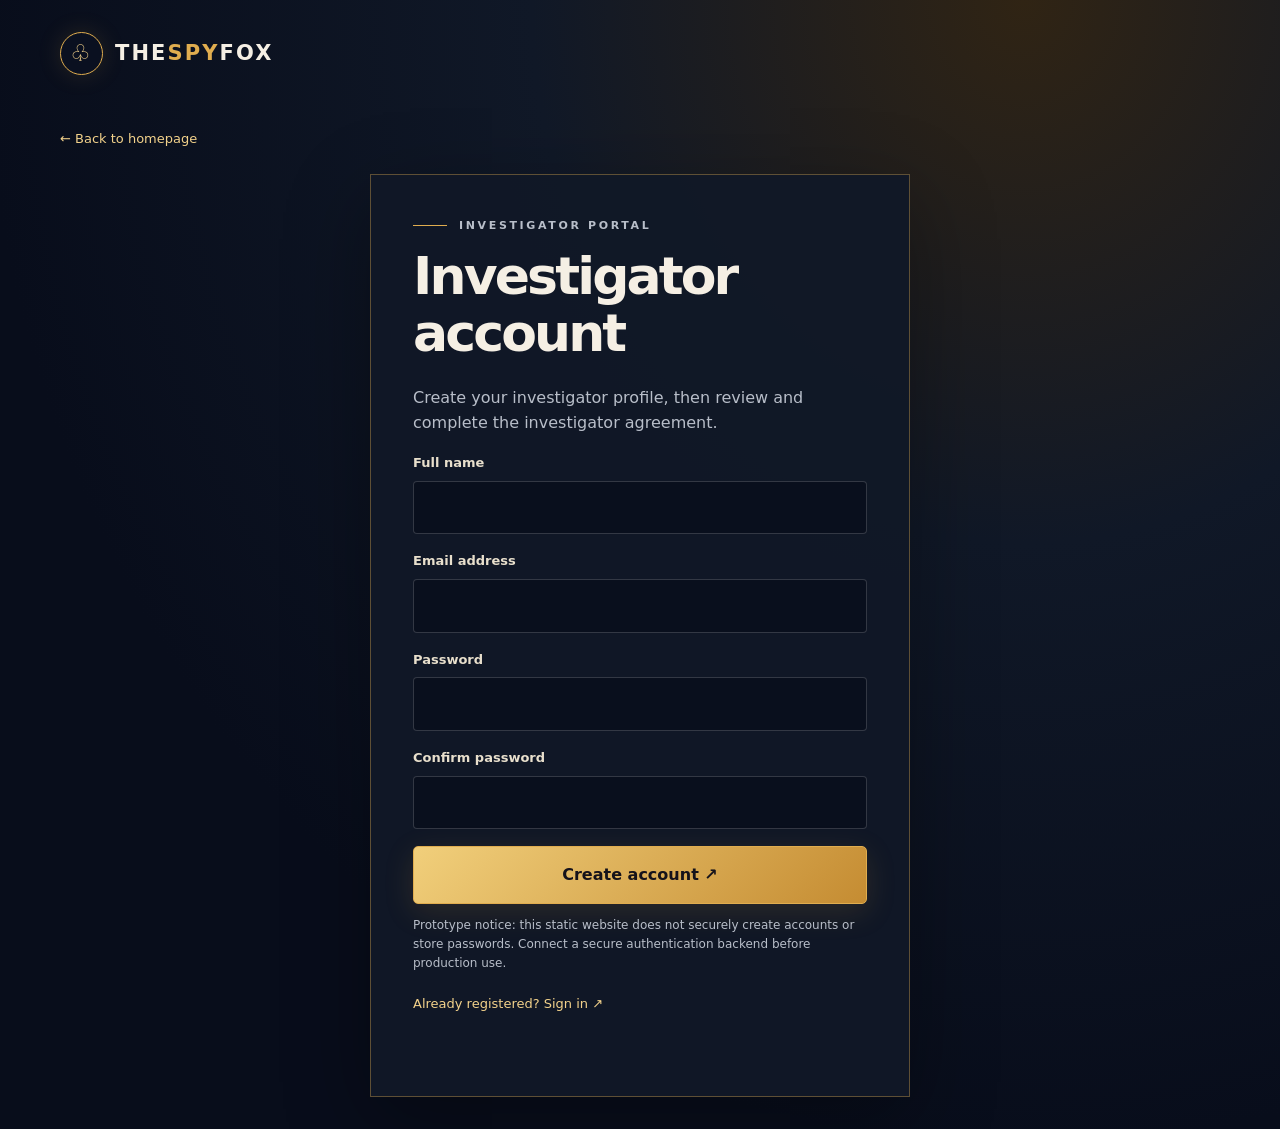
<file: detective-signup.html>
<!doctype html><html lang="en"><head><meta charset="utf-8"><meta name="viewport" content="width=device-width,initial-scale=1"><meta name="theme-color" content="#080d1b"><title>Investigator account | TheSpyFox</title><style>
:root{--ink:#080d1b;--ink2:#101827;--gold:#e0ad4f;--gold2:#f3d28b;--cream:#f5efe4;--muted:#b8bec9;--line:#ffffff20;--card:#111a2b}
*{box-sizing:border-box}html{scroll-behavior:smooth}body{margin:0;background:var(--ink);color:var(--cream);font-family:Inter,ui-sans-serif,system-ui,-apple-system,"Segoe UI",Arial,sans-serif;line-height:1.6}a{color:inherit;text-decoration:none}button,input{font:inherit}.wrap{width:min(1160px,calc(100% - 48px));margin:auto}
.site-header{position:absolute;z-index:5;left:0;right:0;top:0;border-bottom:1px solid #ffffff20;background:linear-gradient(180deg,#070b15c9,transparent)}
.nav{height:88px;display:flex;align-items:center;justify-content:space-between;gap:20px}.brand{display:flex;align-items:center;gap:12px;font-size:21px;font-weight:900;letter-spacing:.1em}.brand-mark{width:43px;height:43px;border-radius:50%;border:1px solid var(--gold);display:grid;place-items:center;color:var(--gold2);font-size:23px;background:#0a1020;box-shadow:0 0 24px #dca84325}.brand span span{color:var(--gold)}
.nav-note{font-size:11px;letter-spacing:.2em;text-transform:uppercase;color:#e2d6bd}
.hero{min-height:720px;position:relative;display:flex;align-items:center;overflow:hidden;background:#090d17}
.hero-photo{position:absolute;inset:0;width:100%;height:100%;object-fit:cover;object-position:center 38%;opacity:.78}
.hero:after{content:"";position:absolute;inset:0;background:linear-gradient(90deg,rgba(5,8,15,.94) 0%,rgba(5,8,15,.77) 36%,rgba(5,8,15,.25) 72%,rgba(5,8,15,.2) 100%),linear-gradient(0deg,#080d1b 0%,transparent 35%,#080d1b70 100%)}
.hero-content{position:relative;z-index:1;padding:150px 0 65px;max-width:700px}
.eyebrow{display:flex;align-items:center;gap:12px;color:var(--gold2);font-size:11px;font-weight:850;letter-spacing:.24em;text-transform:uppercase;margin:0 0 23px}.eyebrow:before{content:"";width:34px;height:1px;background:var(--gold)}
h1{font-size:clamp(48px,7.2vw,86px);line-height:.99;letter-spacing:-.055em;margin:0 0 24px;font-weight:850;text-wrap:balance}h1 em{font-style:normal;color:var(--gold2)}.hero-copy{font-size:clamp(16px,2vw,19px);color:#d5d5d5;max-width:550px;line-height:1.8;margin:0 0 30px}
.portal-actions{display:flex;gap:14px;flex-wrap:wrap;margin:0 0 24px}.portal-btn{min-width:205px;display:inline-flex;justify-content:center;align-items:center;gap:10px;padding:15px 22px;border-radius:5px;border:1px solid var(--gold);font-weight:800;transition:.2s}.portal-btn.primary{background:linear-gradient(135deg,#f1cf7b,#c58c32);color:#15121a;box-shadow:0 8px 30px #d69e3a25}.portal-btn.secondary{background:#090d17a8;color:var(--cream);border-color:#f0cf84a8;backdrop-filter:blur(8px)}.portal-btn:hover{transform:translateY(-2px);filter:brightness(1.08)}
.hero-meta{display:flex;gap:18px;flex-wrap:wrap;color:#c2c4ca;font-size:12px;letter-spacing:.035em}.hero-meta span{display:flex;align-items:center;gap:8px}.hero-meta i{width:5px;height:5px;border-radius:50%;background:var(--gold)}
.section{padding:72px 0;background:var(--ink)}.section-top{display:flex;align-items:end;justify-content:space-between;gap:30px;margin-bottom:30px}.section-kicker{color:var(--gold);font-size:11px;letter-spacing:.22em;font-weight:850;text-transform:uppercase}.section h2{font-size:clamp(30px,4vw,44px);line-height:1.1;letter-spacing:-.04em;margin:10px 0 0}.section-intro{max-width:440px;color:var(--muted);margin:0}
.principles{display:grid;grid-template-columns:repeat(3,1fr);border:1px solid var(--line);background:linear-gradient(140deg,#111827,#0a1020)}.principle{padding:26px;border-right:1px solid var(--line)}.principle:last-child{border:0}.principle-num{color:var(--gold);font-size:12px;letter-spacing:.15em}.principle h3{margin:12px 0 6px;font-size:18px}.principle p{color:var(--muted);font-size:14px;margin:0}
footer{border-top:1px solid var(--line);padding:24px 0;color:#8f98a8;font-size:12px;background:#060a13}.footer-inner{display:flex;justify-content:space-between;gap:16px;flex-wrap:wrap}
.auth-shell{min-height:100vh;background:radial-gradient(ellipse at 80% 0%,#302414 0%,#101827 34%,#080d1b 72%);padding:32px 0}.auth-nav{margin-bottom:50px}.auth-card{max-width:540px;margin:0 auto;background:#101827eF;border:1px solid #e0ad4f60;padding:clamp(24px,5vw,42px);box-shadow:0 25px 80px #0005}.auth-card .eyebrow{margin-bottom:14px}.auth-card h1{font-size:clamp(35px,6vw,52px);line-height:1.08}.auth-card p{color:var(--muted)}.field{display:grid;gap:7px;margin:17px 0}.field label{font-size:13px;color:#e8dfcc;font-weight:700}.field input,.field select,.field textarea{width:100%;padding:13px 14px;border-radius:4px;border:1px solid #ffffff2c;background:#090f1d;color:#f5efe4;outline:none}.field input:focus,.field textarea:focus,.field select:focus{border-color:var(--gold)}.full{width:100%;cursor:pointer}.fineprint{font-size:12px;color:#9fa7b6}.backlink{display:inline-block;color:var(--gold2);margin-bottom:24px;font-size:13px}
@media(max-width:720px){.wrap{width:min(100% - 34px,1160px)}.nav{height:74px}.brand{font-size:17px}.brand-mark{width:38px;height:38px}.nav-note{display:none}.hero{min-height:760px;align-items:flex-end}.hero-photo{object-position:60% center}.hero:after{background:linear-gradient(0deg,rgba(5,8,15,.98) 0%,rgba(5,8,15,.85) 35%,rgba(5,8,15,.22) 100%),linear-gradient(90deg,#05080f50,transparent)}.hero-content{padding:155px 0 42px}.eyebrow{font-size:10px;letter-spacing:.16em}h1{font-size:clamp(46px,13vw,68px)}.hero-copy{font-size:16px}.portal-actions{display:grid;grid-template-columns:1fr;gap:10px}.portal-btn{width:100%;min-height:54px}.hero-meta{gap:9px 14px;font-size:11px}.section{padding:48px 0}.section-top{display:block}.section-intro{margin-top:16px}.principles{grid-template-columns:1fr}.principle{border-right:0;border-bottom:1px solid var(--line)}.principle:last-child{border-bottom:0}.auth-nav{margin-bottom:30px}}
</style></head><body>
<div class="auth-shell"><div class="wrap"><div class="auth-nav"><a class="brand" href="index.html"><span class="brand-mark">♧</span><span>THE<span>SPY</span>FOX</span></a></div>
<a class="backlink" href="index.html">← Back to homepage</a>
<section class="auth-card"><p class="eyebrow">Investigator portal</p><h1>Investigator account</h1><p>Create your investigator profile, then review and complete the investigator agreement.</p>
<form id="signupForm"><div class="field"><label for="name">Full name</label><input id="name" name="name" autocomplete="name" required></div><div class="field"><label for="email">Email address</label><input id="email" name="email" type="email" autocomplete="email" required></div><div class="field"><label for="password">Password</label><input id="password" name="password" type="password" autocomplete="current-password" required></div><div class="field"><label for="confirm">Confirm password</label><input id="confirm" name="confirm" type="password" required></div><button class="portal-btn primary full" type="submit">Create account ↗</button></form>
<p class="fineprint">Prototype notice: this static website does not securely create accounts or store passwords. Connect a secure authentication backend before production use.</p><p><a class="backlink" href="detective-login.html">Already registered? Sign in ↗</a></p>
</section></div></div><script>
document.getElementById('signupForm').addEventListener('submit',function(e){e.preventDefault();const p=document.getElementById('password'),c=document.getElementById('confirm');if(p.value!==c.value){c.setCustomValidity('Passwords do not match.');c.reportValidity();c.setCustomValidity('');return;}const name=document.getElementById('name').value.trim(),email=document.getElementById('email').value.trim();sessionStorage.setItem('spyfox_spy_signup',JSON.stringify({name,email,createdAt:new Date().toISOString()}));window.location.href='spy-contract.html';});
</script></body></html>
</file>
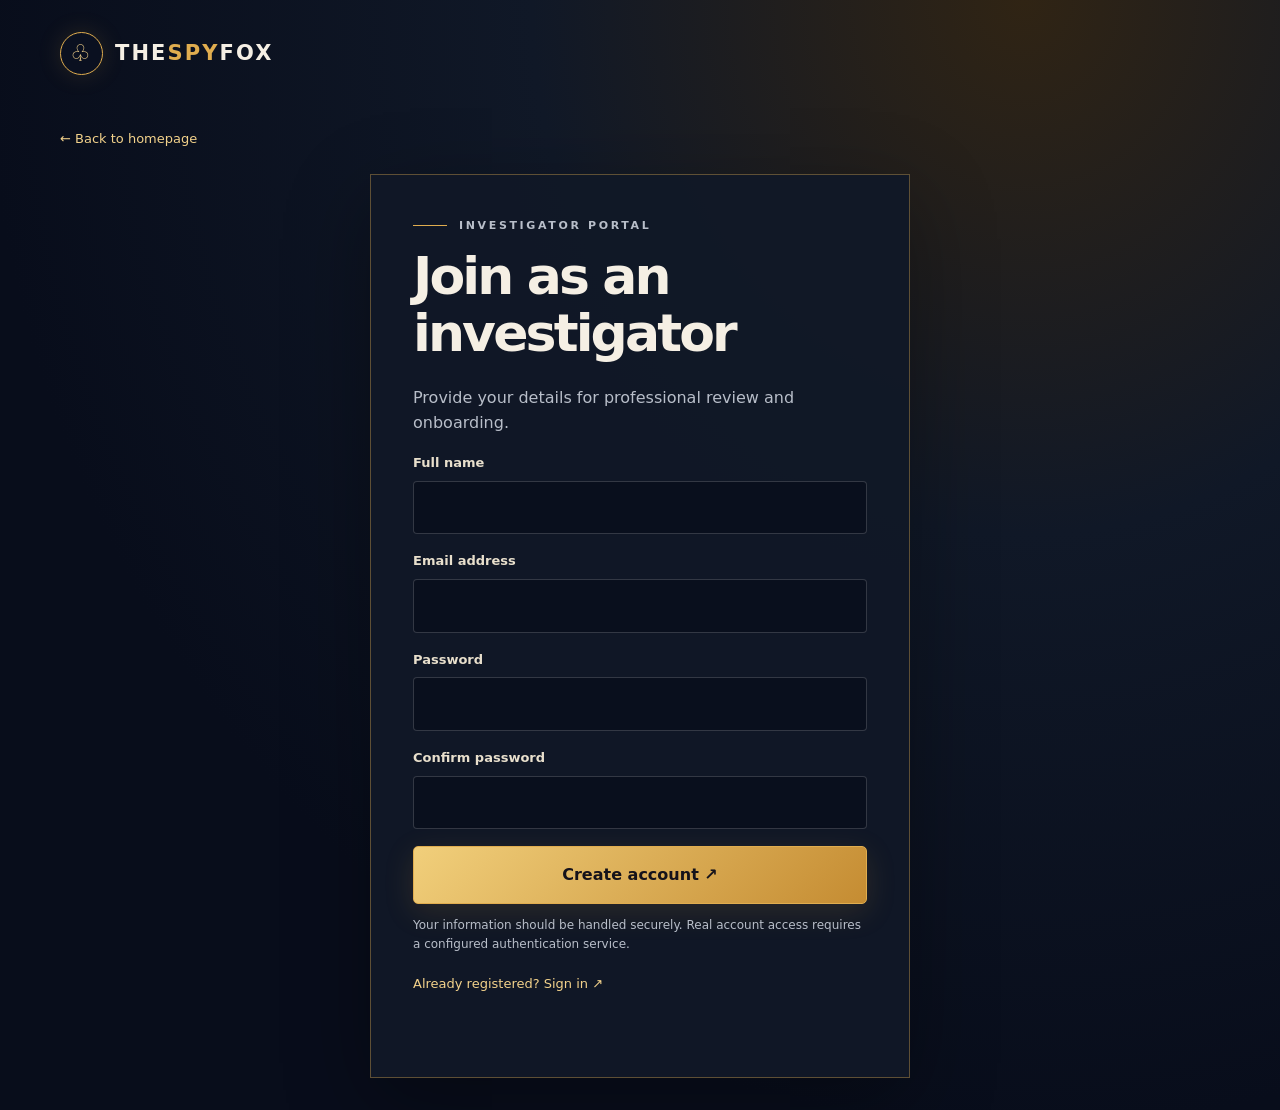
<file: join-investigator.html>
<!doctype html><html lang="en"><head><meta charset="utf-8"><meta name="viewport" content="width=device-width,initial-scale=1"><meta name="theme-color" content="#080d1b"><title>Join as an investigator | TheSpyFox</title><style>
:root{--ink:#080d1b;--ink2:#101827;--gold:#e0ad4f;--gold2:#f3d28b;--cream:#f5efe4;--muted:#b8bec9;--line:#ffffff20;--card:#111a2b}
*{box-sizing:border-box}html{scroll-behavior:smooth}body{margin:0;background:var(--ink);color:var(--cream);font-family:Inter,ui-sans-serif,system-ui,-apple-system,"Segoe UI",Arial,sans-serif;line-height:1.6}a{color:inherit;text-decoration:none}button,input{font:inherit}.wrap{width:min(1160px,calc(100% - 48px));margin:auto}
.site-header{position:absolute;z-index:5;left:0;right:0;top:0;border-bottom:1px solid #ffffff20;background:linear-gradient(180deg,#070b15c9,transparent)}
.nav{height:88px;display:flex;align-items:center;justify-content:space-between;gap:20px}.brand{display:flex;align-items:center;gap:12px;font-size:21px;font-weight:900;letter-spacing:.1em}.brand-mark{width:43px;height:43px;border-radius:50%;border:1px solid var(--gold);display:grid;place-items:center;color:var(--gold2);font-size:23px;background:#0a1020;box-shadow:0 0 24px #dca84325}.brand span span{color:var(--gold)}
.nav-note{font-size:11px;letter-spacing:.2em;text-transform:uppercase;color:#e2d6bd}
.hero{min-height:720px;position:relative;display:flex;align-items:center;overflow:hidden;background:#090d17}
.hero-photo{position:absolute;inset:0;width:100%;height:100%;object-fit:cover;object-position:center 38%;opacity:.78}
.hero:after{content:"";position:absolute;inset:0;background:linear-gradient(90deg,rgba(5,8,15,.94) 0%,rgba(5,8,15,.77) 36%,rgba(5,8,15,.25) 72%,rgba(5,8,15,.2) 100%),linear-gradient(0deg,#080d1b 0%,transparent 35%,#080d1b70 100%)}
.hero-content{position:relative;z-index:1;padding:150px 0 65px;max-width:700px}
.eyebrow{display:flex;align-items:center;gap:12px;color:var(--gold2);font-size:11px;font-weight:850;letter-spacing:.24em;text-transform:uppercase;margin:0 0 23px}.eyebrow:before{content:"";width:34px;height:1px;background:var(--gold)}
h1{font-size:clamp(48px,7.2vw,86px);line-height:.99;letter-spacing:-.055em;margin:0 0 24px;font-weight:850;text-wrap:balance}h1 em{font-style:normal;color:var(--gold2)}.hero-copy{font-size:clamp(16px,2vw,19px);color:#d5d5d5;max-width:550px;line-height:1.8;margin:0 0 30px}
.portal-actions{display:flex;gap:14px;flex-wrap:wrap;margin:0 0 24px}.portal-btn{min-width:205px;display:inline-flex;justify-content:center;align-items:center;gap:10px;padding:15px 22px;border-radius:5px;border:1px solid var(--gold);font-weight:800;transition:.2s}.portal-btn.primary{background:linear-gradient(135deg,#f1cf7b,#c58c32);color:#15121a;box-shadow:0 8px 30px #d69e3a25}.portal-btn.secondary{background:#090d17a8;color:var(--cream);border-color:#f0cf84a8;backdrop-filter:blur(8px)}.portal-btn:hover{transform:translateY(-2px);filter:brightness(1.08)}
.hero-meta{display:flex;gap:18px;flex-wrap:wrap;color:#c2c4ca;font-size:12px;letter-spacing:.035em}.hero-meta span{display:flex;align-items:center;gap:8px}.hero-meta i{width:5px;height:5px;border-radius:50%;background:var(--gold)}
.section{padding:72px 0;background:var(--ink)}.section-top{display:flex;align-items:end;justify-content:space-between;gap:30px;margin-bottom:30px}.section-kicker{color:var(--gold);font-size:11px;letter-spacing:.22em;font-weight:850;text-transform:uppercase}.section h2{font-size:clamp(30px,4vw,44px);line-height:1.1;letter-spacing:-.04em;margin:10px 0 0}.section-intro{max-width:440px;color:var(--muted);margin:0}
.principles{display:grid;grid-template-columns:repeat(3,1fr);border:1px solid var(--line);background:linear-gradient(140deg,#111827,#0a1020)}.principle{padding:26px;border-right:1px solid var(--line)}.principle:last-child{border:0}.principle-num{color:var(--gold);font-size:12px;letter-spacing:.15em}.principle h3{margin:12px 0 6px;font-size:18px}.principle p{color:var(--muted);font-size:14px;margin:0}
footer{border-top:1px solid var(--line);padding:24px 0;color:#8f98a8;font-size:12px;background:#060a13}.footer-inner{display:flex;justify-content:space-between;gap:16px;flex-wrap:wrap}
.auth-shell{min-height:100vh;background:radial-gradient(ellipse at 80% 0%,#302414 0%,#101827 34%,#080d1b 72%);padding:32px 0}.auth-nav{margin-bottom:50px}.auth-card{max-width:540px;margin:0 auto;background:#101827eF;border:1px solid #e0ad4f60;padding:clamp(24px,5vw,42px);box-shadow:0 25px 80px #0005}.auth-card .eyebrow{margin-bottom:14px}.auth-card h1{font-size:clamp(35px,6vw,52px);line-height:1.08}.auth-card p{color:var(--muted)}.field{display:grid;gap:7px;margin:17px 0}.field label{font-size:13px;color:#e8dfcc;font-weight:700}.field input,.field select,.field textarea{width:100%;padding:13px 14px;border-radius:4px;border:1px solid #ffffff2c;background:#090f1d;color:#f5efe4;outline:none}.field input:focus,.field textarea:focus,.field select:focus{border-color:var(--gold)}.full{width:100%;cursor:pointer}.fineprint{font-size:12px;color:#9fa7b6}.backlink{display:inline-block;color:var(--gold2);margin-bottom:24px;font-size:13px}
@media(max-width:720px){.wrap{width:min(100% - 34px,1160px)}.nav{height:74px}.brand{font-size:17px}.brand-mark{width:38px;height:38px}.nav-note{display:none}.hero{min-height:760px;align-items:flex-end}.hero-photo{object-position:60% center}.hero:after{background:linear-gradient(0deg,rgba(5,8,15,.98) 0%,rgba(5,8,15,.85) 35%,rgba(5,8,15,.22) 100%),linear-gradient(90deg,#05080f50,transparent)}.hero-content{padding:155px 0 42px}.eyebrow{font-size:10px;letter-spacing:.16em}h1{font-size:clamp(46px,13vw,68px)}.hero-copy{font-size:16px}.portal-actions{display:grid;grid-template-columns:1fr;gap:10px}.portal-btn{width:100%;min-height:54px}.hero-meta{gap:9px 14px;font-size:11px}.section{padding:48px 0}.section-top{display:block}.section-intro{margin-top:16px}.principles{grid-template-columns:1fr}.principle{border-right:0;border-bottom:1px solid var(--line)}.principle:last-child{border-bottom:0}.auth-nav{margin-bottom:30px}}
</style></head><body>
<div class="auth-shell"><div class="wrap"><div class="auth-nav"><a class="brand" href="index.html"><span class="brand-mark">♧</span><span>THE<span>SPY</span>FOX</span></a></div>
<a class="backlink" href="index.html">← Back to homepage</a>
<section class="auth-card"><p class="eyebrow">Investigator portal</p><h1>Join as an investigator</h1><p>Provide your details for professional review and onboarding.</p>
<form onsubmit="event.preventDefault();alert('This front-end form is a visual prototype. Connect a secure authentication backend before using real accounts.');"><div class="field"><label for="name">Full name</label><input id="name" name="name" autocomplete="name" required></div><div class="field"><label for="email">Email address</label><input id="email" name="email" type="email" autocomplete="email" required></div><div class="field"><label for="password">Password</label><input id="password" name="password" type="password" autocomplete="current-password" required></div><div class="field"><label for="confirm">Confirm password</label><input id="confirm" name="confirm" type="password" required></div><button class="portal-btn primary full" type="submit">Create account ↗</button></form>
<p class="fineprint">Your information should be handled securely. Real account access requires a configured authentication service.</p><p><a class="backlink" href="detective-login.html">Already registered? Sign in ↗</a></p>
</section></div></div></body></html>
</file>
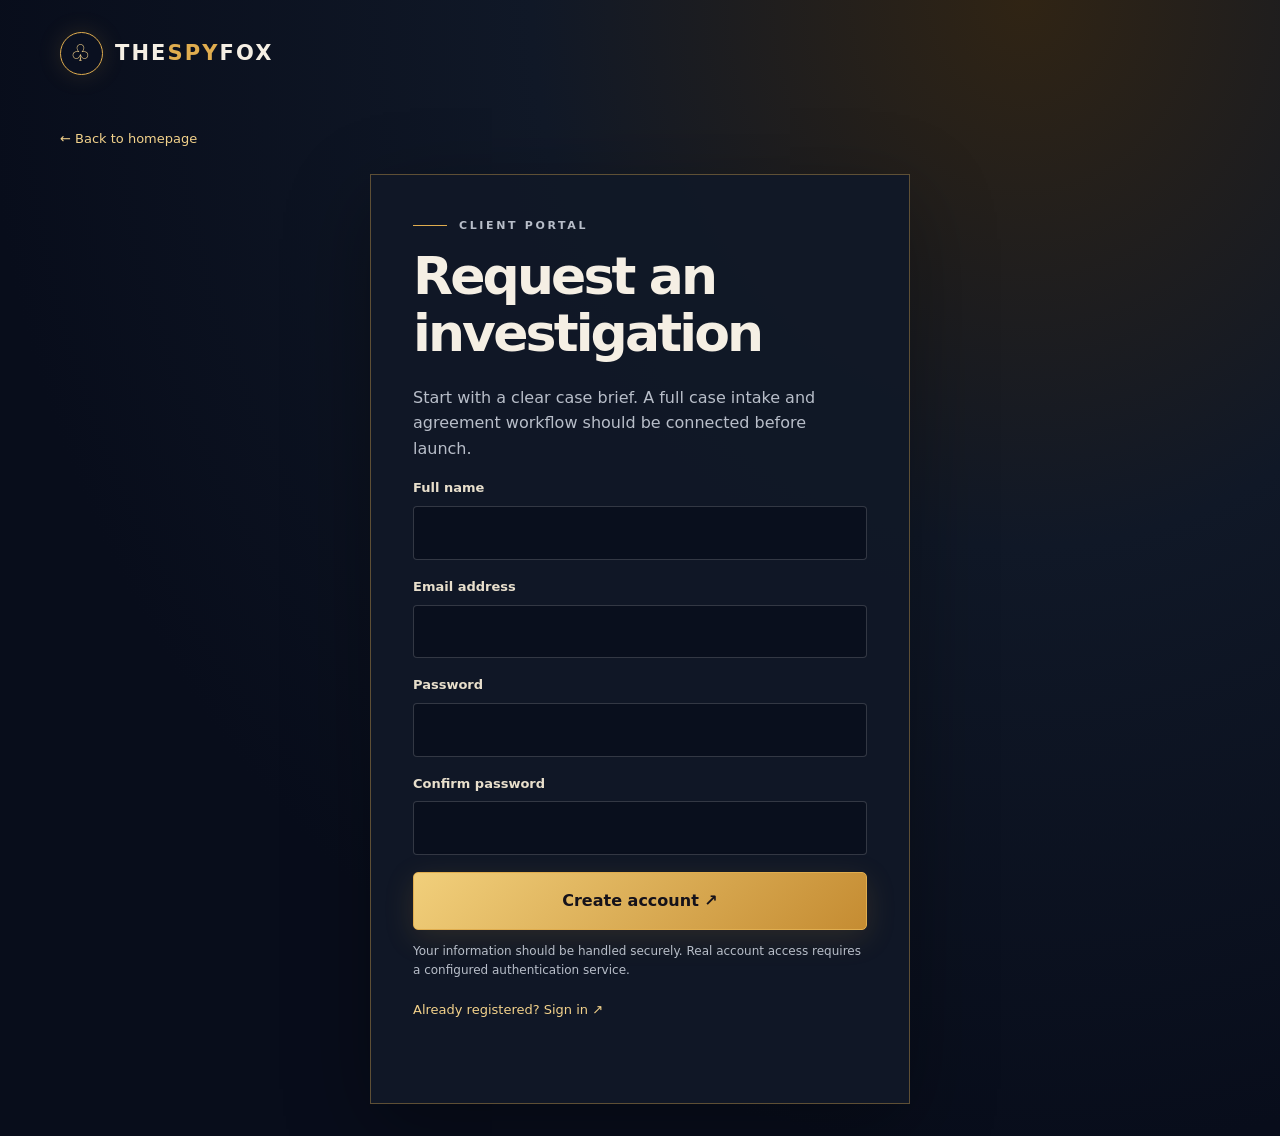
<file: request-investigation.html>
<!doctype html><html lang="en"><head><meta charset="utf-8"><meta name="viewport" content="width=device-width,initial-scale=1"><meta name="theme-color" content="#080d1b"><title>Request an investigation | TheSpyFox</title><style>
:root{--ink:#080d1b;--ink2:#101827;--gold:#e0ad4f;--gold2:#f3d28b;--cream:#f5efe4;--muted:#b8bec9;--line:#ffffff20;--card:#111a2b}
*{box-sizing:border-box}html{scroll-behavior:smooth}body{margin:0;background:var(--ink);color:var(--cream);font-family:Inter,ui-sans-serif,system-ui,-apple-system,"Segoe UI",Arial,sans-serif;line-height:1.6}a{color:inherit;text-decoration:none}button,input{font:inherit}.wrap{width:min(1160px,calc(100% - 48px));margin:auto}
.site-header{position:absolute;z-index:5;left:0;right:0;top:0;border-bottom:1px solid #ffffff20;background:linear-gradient(180deg,#070b15c9,transparent)}
.nav{height:88px;display:flex;align-items:center;justify-content:space-between;gap:20px}.brand{display:flex;align-items:center;gap:12px;font-size:21px;font-weight:900;letter-spacing:.1em}.brand-mark{width:43px;height:43px;border-radius:50%;border:1px solid var(--gold);display:grid;place-items:center;color:var(--gold2);font-size:23px;background:#0a1020;box-shadow:0 0 24px #dca84325}.brand span span{color:var(--gold)}
.nav-note{font-size:11px;letter-spacing:.2em;text-transform:uppercase;color:#e2d6bd}
.hero{min-height:720px;position:relative;display:flex;align-items:center;overflow:hidden;background:#090d17}
.hero-photo{position:absolute;inset:0;width:100%;height:100%;object-fit:cover;object-position:center 38%;opacity:.78}
.hero:after{content:"";position:absolute;inset:0;background:linear-gradient(90deg,rgba(5,8,15,.94) 0%,rgba(5,8,15,.77) 36%,rgba(5,8,15,.25) 72%,rgba(5,8,15,.2) 100%),linear-gradient(0deg,#080d1b 0%,transparent 35%,#080d1b70 100%)}
.hero-content{position:relative;z-index:1;padding:150px 0 65px;max-width:700px}
.eyebrow{display:flex;align-items:center;gap:12px;color:var(--gold2);font-size:11px;font-weight:850;letter-spacing:.24em;text-transform:uppercase;margin:0 0 23px}.eyebrow:before{content:"";width:34px;height:1px;background:var(--gold)}
h1{font-size:clamp(48px,7.2vw,86px);line-height:.99;letter-spacing:-.055em;margin:0 0 24px;font-weight:850;text-wrap:balance}h1 em{font-style:normal;color:var(--gold2)}.hero-copy{font-size:clamp(16px,2vw,19px);color:#d5d5d5;max-width:550px;line-height:1.8;margin:0 0 30px}
.portal-actions{display:flex;gap:14px;flex-wrap:wrap;margin:0 0 24px}.portal-btn{min-width:205px;display:inline-flex;justify-content:center;align-items:center;gap:10px;padding:15px 22px;border-radius:5px;border:1px solid var(--gold);font-weight:800;transition:.2s}.portal-btn.primary{background:linear-gradient(135deg,#f1cf7b,#c58c32);color:#15121a;box-shadow:0 8px 30px #d69e3a25}.portal-btn.secondary{background:#090d17a8;color:var(--cream);border-color:#f0cf84a8;backdrop-filter:blur(8px)}.portal-btn:hover{transform:translateY(-2px);filter:brightness(1.08)}
.hero-meta{display:flex;gap:18px;flex-wrap:wrap;color:#c2c4ca;font-size:12px;letter-spacing:.035em}.hero-meta span{display:flex;align-items:center;gap:8px}.hero-meta i{width:5px;height:5px;border-radius:50%;background:var(--gold)}
.section{padding:72px 0;background:var(--ink)}.section-top{display:flex;align-items:end;justify-content:space-between;gap:30px;margin-bottom:30px}.section-kicker{color:var(--gold);font-size:11px;letter-spacing:.22em;font-weight:850;text-transform:uppercase}.section h2{font-size:clamp(30px,4vw,44px);line-height:1.1;letter-spacing:-.04em;margin:10px 0 0}.section-intro{max-width:440px;color:var(--muted);margin:0}
.principles{display:grid;grid-template-columns:repeat(3,1fr);border:1px solid var(--line);background:linear-gradient(140deg,#111827,#0a1020)}.principle{padding:26px;border-right:1px solid var(--line)}.principle:last-child{border:0}.principle-num{color:var(--gold);font-size:12px;letter-spacing:.15em}.principle h3{margin:12px 0 6px;font-size:18px}.principle p{color:var(--muted);font-size:14px;margin:0}
footer{border-top:1px solid var(--line);padding:24px 0;color:#8f98a8;font-size:12px;background:#060a13}.footer-inner{display:flex;justify-content:space-between;gap:16px;flex-wrap:wrap}
.auth-shell{min-height:100vh;background:radial-gradient(ellipse at 80% 0%,#302414 0%,#101827 34%,#080d1b 72%);padding:32px 0}.auth-nav{margin-bottom:50px}.auth-card{max-width:540px;margin:0 auto;background:#101827eF;border:1px solid #e0ad4f60;padding:clamp(24px,5vw,42px);box-shadow:0 25px 80px #0005}.auth-card .eyebrow{margin-bottom:14px}.auth-card h1{font-size:clamp(35px,6vw,52px);line-height:1.08}.auth-card p{color:var(--muted)}.field{display:grid;gap:7px;margin:17px 0}.field label{font-size:13px;color:#e8dfcc;font-weight:700}.field input,.field select,.field textarea{width:100%;padding:13px 14px;border-radius:4px;border:1px solid #ffffff2c;background:#090f1d;color:#f5efe4;outline:none}.field input:focus,.field textarea:focus,.field select:focus{border-color:var(--gold)}.full{width:100%;cursor:pointer}.fineprint{font-size:12px;color:#9fa7b6}.backlink{display:inline-block;color:var(--gold2);margin-bottom:24px;font-size:13px}
@media(max-width:720px){.wrap{width:min(100% - 34px,1160px)}.nav{height:74px}.brand{font-size:17px}.brand-mark{width:38px;height:38px}.nav-note{display:none}.hero{min-height:760px;align-items:flex-end}.hero-photo{object-position:60% center}.hero:after{background:linear-gradient(0deg,rgba(5,8,15,.98) 0%,rgba(5,8,15,.85) 35%,rgba(5,8,15,.22) 100%),linear-gradient(90deg,#05080f50,transparent)}.hero-content{padding:155px 0 42px}.eyebrow{font-size:10px;letter-spacing:.16em}h1{font-size:clamp(46px,13vw,68px)}.hero-copy{font-size:16px}.portal-actions{display:grid;grid-template-columns:1fr;gap:10px}.portal-btn{width:100%;min-height:54px}.hero-meta{gap:9px 14px;font-size:11px}.section{padding:48px 0}.section-top{display:block}.section-intro{margin-top:16px}.principles{grid-template-columns:1fr}.principle{border-right:0;border-bottom:1px solid var(--line)}.principle:last-child{border-bottom:0}.auth-nav{margin-bottom:30px}}
</style></head><body>
<div class="auth-shell"><div class="wrap"><div class="auth-nav"><a class="brand" href="index.html"><span class="brand-mark">♧</span><span>THE<span>SPY</span>FOX</span></a></div>
<a class="backlink" href="index.html">← Back to homepage</a>
<section class="auth-card"><p class="eyebrow">Client portal</p><h1>Request an investigation</h1><p>Start with a clear case brief. A full case intake and agreement workflow should be connected before launch.</p>
<form onsubmit="event.preventDefault();alert('This front-end form is a visual prototype. Connect a secure authentication backend before using real accounts.');"><div class="field"><label for="name">Full name</label><input id="name" name="name" autocomplete="name" required></div><div class="field"><label for="email">Email address</label><input id="email" name="email" type="email" autocomplete="email" required></div><div class="field"><label for="password">Password</label><input id="password" name="password" type="password" autocomplete="current-password" required></div><div class="field"><label for="confirm">Confirm password</label><input id="confirm" name="confirm" type="password" required></div><button class="portal-btn primary full" type="submit">Create account ↗</button></form>
<p class="fineprint">Your information should be handled securely. Real account access requires a configured authentication service.</p><p><a class="backlink" href="client-login.html">Already registered? Sign in ↗</a></p>
</section></div></div></body></html>
</file>
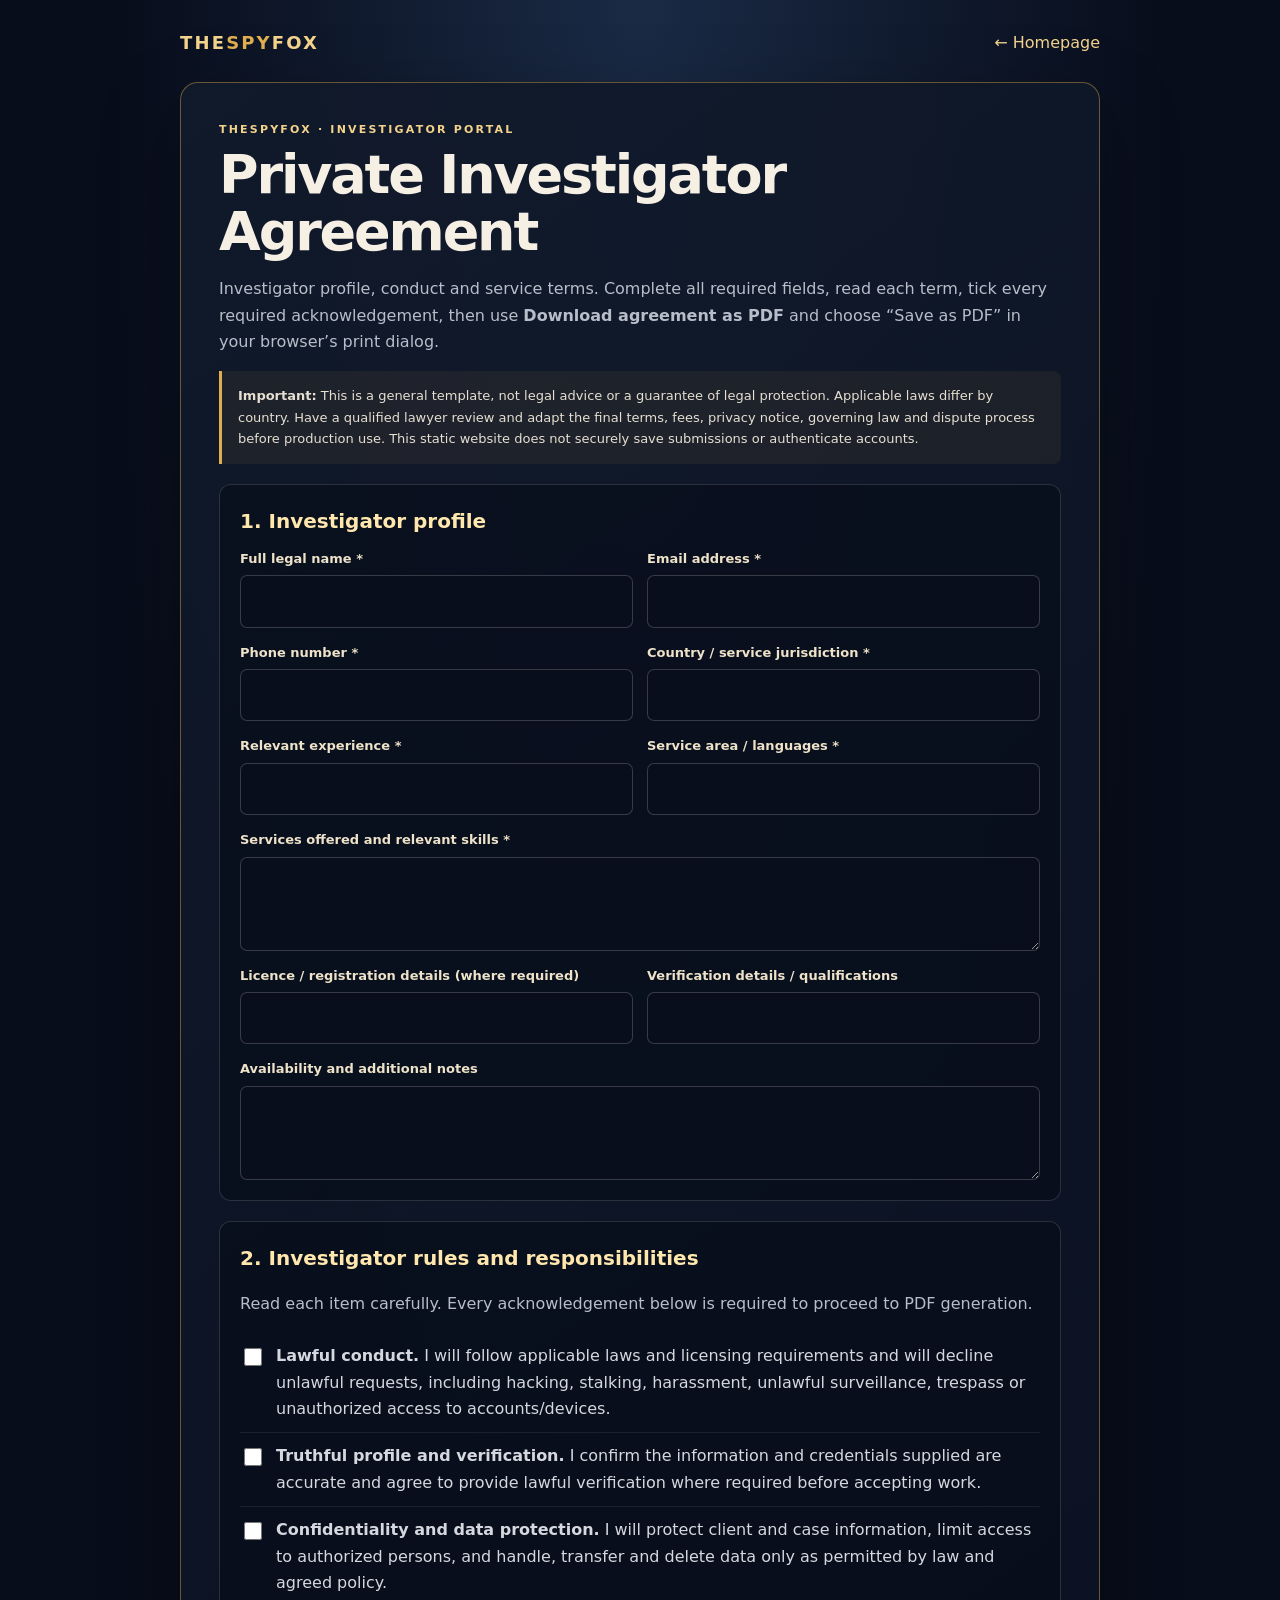
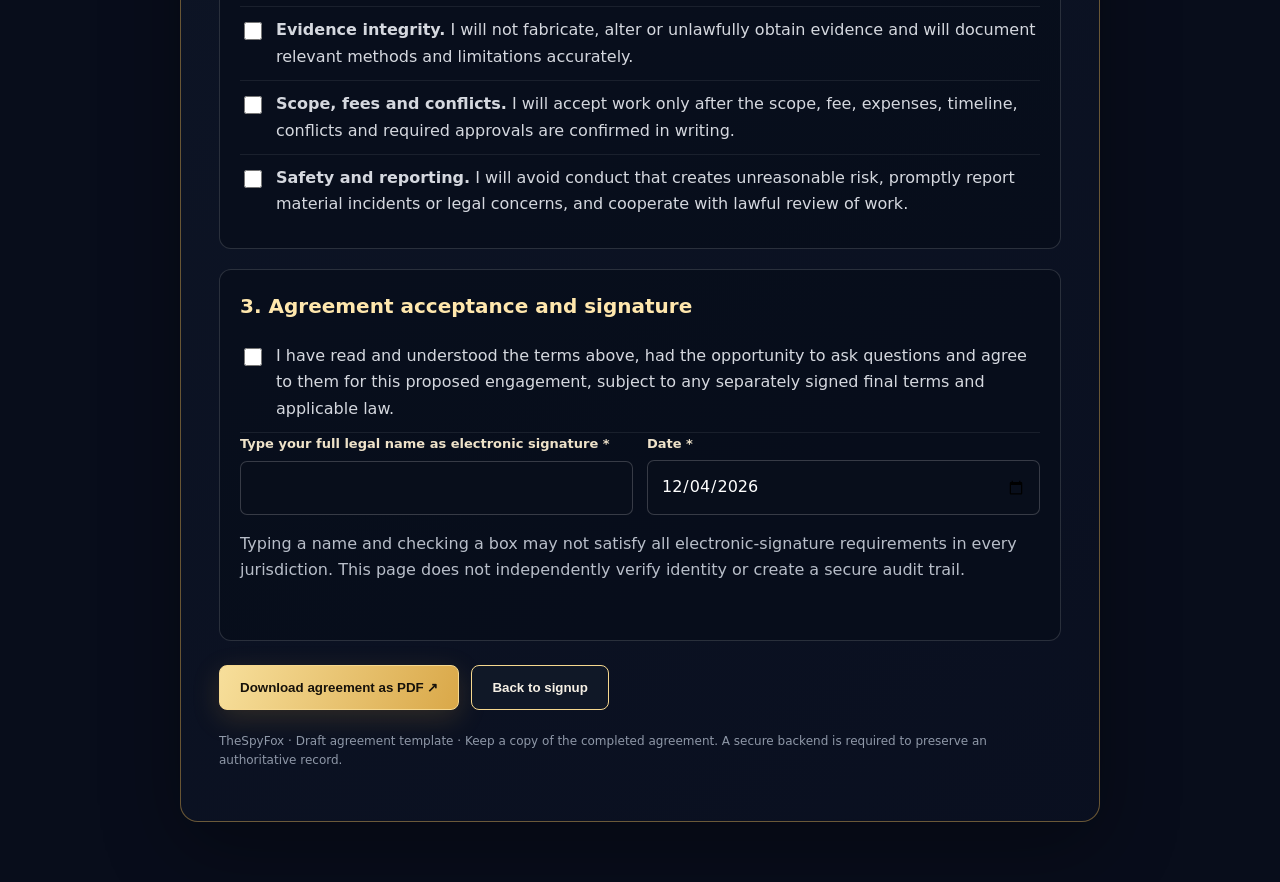
<file: spy-contract.html>
<!doctype html><html lang="en"><head><meta charset="utf-8"><meta name="viewport" content="width=device-width,initial-scale=1"><meta name="theme-color" content="#080d1b"><title>Private Investigator Agreement | TheSpyFox</title><style>
:root{--ink:#080d1b;--panel:#111a2b;--gold:#e0ad4f;--gold2:#f3d28b;--cream:#f5efe4;--muted:#b8bec9;--line:#ffffff24}*{box-sizing:border-box}body{margin:0;background:radial-gradient(ellipse at 50% 0%,#1a2a45,#080d1b 58%);color:var(--cream);font:16px/1.65 Inter,system-ui,-apple-system,"Segoe UI",sans-serif}.wrap{width:min(920px,calc(100% - 32px));margin:0 auto;padding:28px 0 60px}a{color:var(--gold2);text-decoration:none}.brand{font-weight:900;letter-spacing:.12em;font-size:18px}.brand span{color:var(--gold)}.top{display:flex;align-items:center;justify-content:space-between;gap:16px;margin-bottom:24px}.card{background:linear-gradient(145deg,#111a2beF,#0a1020f5);border:1px solid #e0ad4f70;border-radius:18px;padding:clamp(20px,4vw,38px);box-shadow:0 25px 80px #0005}.kicker{color:var(--gold2);font-size:11px;font-weight:850;letter-spacing:.2em;text-transform:uppercase}h1{font-size:clamp(34px,6vw,54px);line-height:1.05;letter-spacing:-.04em;margin:8px 0 12px}h2{font-size:20px;margin:0 0 10px;color:#ffe7ad}.intro,.muted{color:var(--muted)}.notice{border-left:3px solid var(--gold);background:#e0ad4f12;padding:14px 16px;color:#e6dfd2;border-radius:0 8px 8px 0;font-size:13px}.panel{border:1px solid var(--line);background:#070d19a8;border-radius:12px;padding:20px;margin:20px 0}.fields{display:grid;grid-template-columns:repeat(2,minmax(0,1fr));gap:14px}.field{display:grid;gap:6px}.field.full{grid-column:1/-1}.field label{font-weight:750;font-size:13px;color:#eee2c9}.field input,.field select,.field textarea{width:100%;border:1px solid #ffffff30;background:#080e1b;color:#fff;border-radius:7px;padding:12px 13px;font:inherit}.field textarea{min-height:94px;resize:vertical}.rule{display:flex;align-items:flex-start;gap:11px;padding:10px 0;border-bottom:1px solid #ffffff13;color:#d5d8df}.rule:last-child{border-bottom:0}.rule input{accent-color:#d9a747;width:18px;height:18px;flex:none;margin-top:5px}.btn{display:inline-flex;justify-content:center;align-items:center;gap:8px;border:1px solid #f6d88f;border-radius:8px;padding:14px 20px;background:linear-gradient(110deg,#f7df9b,#d9a747 48%,#ffe8a6,#c58c32);background-size:220% 100%;color:#17120a;font-weight:900;cursor:pointer;box-shadow:0 8px 28px #d69e3a30}.btn:hover{filter:brightness(1.08)}.btn-row{display:flex;gap:12px;flex-wrap:wrap;margin-top:24px}.btn.secondary{background:#101827;color:var(--cream);box-shadow:none}.sig{border-top:1px solid #ffffff40;padding-top:14px;margin-top:22px}.footer{font-size:12px;color:#8f98a8;margin-top:22px}.error{color:#ffd88b;font-size:13px;min-height:20px}
@media(max-width:620px){.fields{grid-template-columns:1fr}.field.full{grid-column:auto}.top{align-items:flex-start;flex-direction:column}.btn-row .btn{width:100%}}
@media print{body{background:#fff;color:#111;font:11pt/1.45 Georgia,serif}.wrap{width:100%;padding:0}.top,.btn-row,.screen-only,.footer{display:none!important}.card{background:#fff;border:0;box-shadow:none;padding:0}.kicker,h1,h2,.field label{color:#111}.intro,.muted,.rule,.notice{color:#222}.notice,.panel{background:#fff;border:1px solid #aaa}.panel{break-inside:avoid}.field input,.field select,.field textarea{background:#fff;color:#111;border:0;border-bottom:1px solid #999;border-radius:0;padding:4px 0}.field textarea{min-height:50px}.rule{break-inside:avoid}.rule input{print-color-adjust:exact}.sig{border-color:#777}h1{font-size:28pt}h2{font-size:15pt}}
</style></head><body><main class="wrap"><div class="top"><a class="brand" href="index.html">THE<span>SPY</span>FOX</a><a href="index.html">← Homepage</a></div><section class="card"><div class="kicker">TheSpyFox · Investigator portal</div><h1>Private Investigator Agreement</h1><p class="intro">Investigator profile, conduct and service terms. Complete all required fields, read each term, tick every required acknowledgement, then use <b>Download agreement as PDF</b> and choose “Save as PDF” in your browser’s print dialog.</p><div class="notice"><b>Important:</b> This is a general template, not legal advice or a guarantee of legal protection. Applicable laws differ by country. Have a qualified lawyer review and adapt the final terms, fees, privacy notice, governing law and dispute process before production use. This static website does not securely save submissions or authenticate accounts.</div><form id="agreementForm"><section class="panel"><h2>1. Investigator profile</h2><div class="fields"><div class="field"><label for="fullName">Full legal name *</label><input id="fullName" name="fullName" required autocomplete="name"></div><div class="field"><label for="email">Email address *</label><input id="email" name="email" type="email" required autocomplete="email"></div><div class="field"><label for="phone">Phone number *</label><input id="phone" name="phone" required autocomplete="tel"></div><div class="field"><label for="country">Country / service jurisdiction *</label><input id="country" name="country" required></div><div class="field"><label for="experience">Relevant experience *</label><input id="experience" name="experience" required></div><div class="field"><label for="serviceArea">Service area / languages *</label><input id="serviceArea" name="serviceArea" required></div><div class="field full"><label for="services">Services offered and relevant skills *</label><textarea id="services" name="services" required></textarea></div><div class="field"><label for="license">Licence / registration details (where required)</label><input id="license" name="license"></div><div class="field"><label for="verification">Verification details / qualifications</label><input id="verification" name="verification"></div><div class="field full"><label for="availability">Availability and additional notes</label><textarea id="availability" name="availability"></textarea></div></div></section><section class="panel"><h2>2. Investigator rules and responsibilities</h2><p class="muted">Read each item carefully. Every acknowledgement below is required to proceed to PDF generation.</p><label class="rule"><input type="checkbox" required><span><b>Lawful conduct.</b> I will follow applicable laws and licensing requirements and will decline unlawful requests, including hacking, stalking, harassment, unlawful surveillance, trespass or unauthorized access to accounts/devices.</span></label><label class="rule"><input type="checkbox" required><span><b>Truthful profile and verification.</b> I confirm the information and credentials supplied are accurate and agree to provide lawful verification where required before accepting work.</span></label><label class="rule"><input type="checkbox" required><span><b>Confidentiality and data protection.</b> I will protect client and case information, limit access to authorized persons, and handle, transfer and delete data only as permitted by law and agreed policy.</span></label><label class="rule"><input type="checkbox" required><span><b>Evidence integrity.</b> I will not fabricate, alter or unlawfully obtain evidence and will document relevant methods and limitations accurately.</span></label><label class="rule"><input type="checkbox" required><span><b>Scope, fees and conflicts.</b> I will accept work only after the scope, fee, expenses, timeline, conflicts and required approvals are confirmed in writing.</span></label><label class="rule"><input type="checkbox" required><span><b>Safety and reporting.</b> I will avoid conduct that creates unreasonable risk, promptly report material incidents or legal concerns, and cooperate with lawful review of work.</span></label></section><section class="panel"><h2>3. Agreement acceptance and signature</h2><label class="rule"><input id="acceptAll" type="checkbox" required><span>I have read and understood the terms above, had the opportunity to ask questions and agree to them for this proposed engagement, subject to any separately signed final terms and applicable law.</span></label><div class="fields"><div class="field"><label for="signature">Type your full legal name as electronic signature *</label><input id="signature" name="signature" required autocomplete="name"></div><div class="field"><label for="signedDate">Date *</label><input id="signedDate" name="signedDate" type="date" required></div></div><p class="muted">Typing a name and checking a box may not satisfy all electronic-signature requirements in every jurisdiction. This page does not independently verify identity or create a secure audit trail.</p><div class="error" id="formError" role="status"></div></section><div class="btn-row screen-only"><button class="btn" type="button" id="pdfBtn">Download agreement as PDF ↗</button><button class="btn secondary" type="button" onclick="window.location.href='detective-signup.html'">Back to signup</button></div></form><p class="footer">TheSpyFox · Draft agreement template · Keep a copy of the completed agreement. A secure backend is required to preserve an authoritative record.</p></section></main><script>
(()=>{const form=document.getElementById('agreementForm'),date=document.getElementById('signedDate'),signature=document.getElementById('signature');date.value=new Date().toISOString().slice(0,10);const saved=sessionStorage.getItem('spyfox_spy_signup');if(saved){try{const d=JSON.parse(saved);if(d.name){document.getElementById('fullName').value=d.name;signature.value=d.name;}if(d.email)document.getElementById('email').value=d.email;}catch(e){}}document.getElementById('pdfBtn').addEventListener('click',()=>{document.getElementById('formError').textContent='';if(!form.reportValidity())return;const ticked=[...form.querySelectorAll('input[type=checkbox]')].every(x=>x.checked);if(!ticked){document.getElementById('formError').textContent='Please read and accept every required rule.';return;}document.title='Private Investigator Agreement - '+(document.getElementById('fullName').value||'Signed');window.print();});})();
</script></body></html>
</file>
